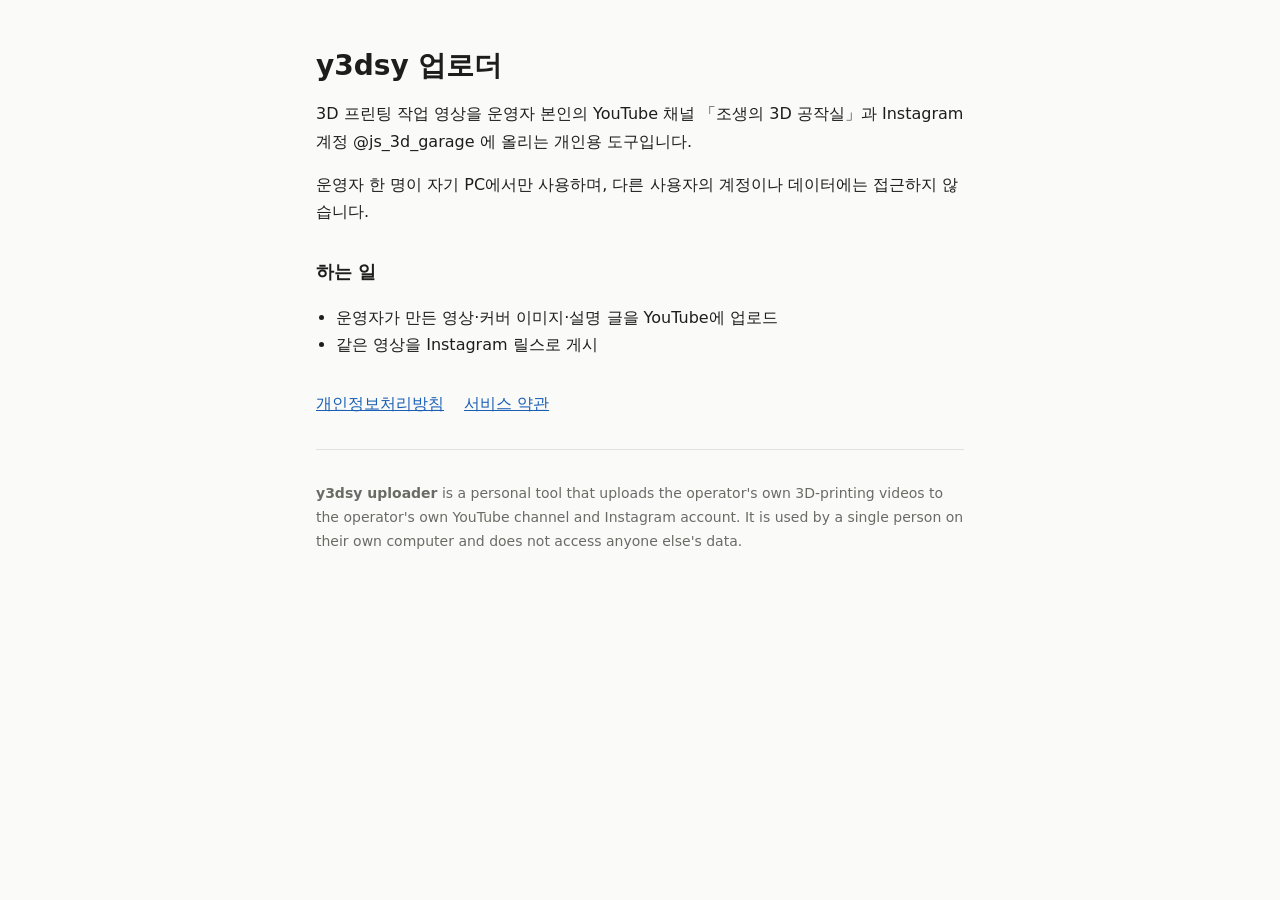
<file: index.html>
<!doctype html>
<html lang="ko">
<head>
<meta charset="utf-8">
<meta name="viewport" content="width=device-width, initial-scale=1">
<title>y3dsy 업로더</title>
<link rel="stylesheet" href="style.css">
</head>
<body>
<main>
  <h1>y3dsy 업로더</h1>
  <p>3D 프린팅 작업 영상을 운영자 본인의 YouTube 채널 「조생의 3D 공작실」과 Instagram 계정 @js_3d_garage 에 올리는 개인용 도구입니다.</p>
  <p>운영자 한 명이 자기 PC에서만 사용하며, 다른 사용자의 계정이나 데이터에는 접근하지 않습니다.</p>
  <h2>하는 일</h2>
  <ul>
    <li>운영자가 만든 영상·커버 이미지·설명 글을 YouTube에 업로드</li>
    <li>같은 영상을 Instagram 릴스로 게시</li>
  </ul>
  <nav>
    <a href="privacy.html">개인정보처리방침</a>
    <a href="terms.html">서비스 약관</a>
  </nav>
  <hr>
  <p lang="en"><strong>y3dsy uploader</strong> is a personal tool that uploads the operator's own 3D-printing videos to the operator's own YouTube channel and Instagram account. It is used by a single person on their own computer and does not access anyone else's data.</p>
</main>
</body>
</html>
</file>
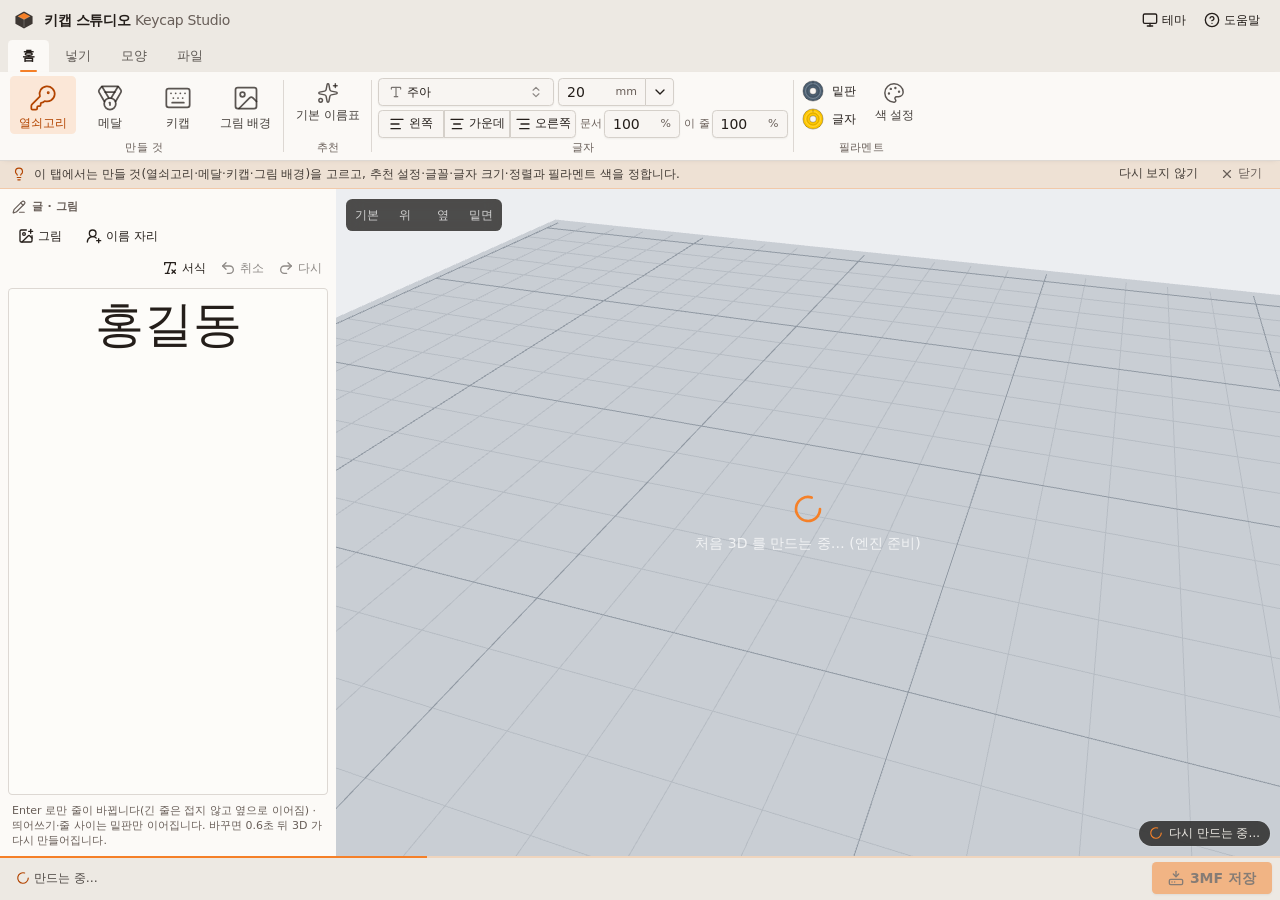
<file: keycap-studio/index.html>
<!doctype html>
<html lang="ko">
  <head>
    <meta charset="UTF-8" />
    <meta name="viewport" content="width=device-width, initial-scale=1.0, viewport-fit=cover" />
    <meta name="color-scheme" content="light dark" />
    <meta name="description" content="키캡 스튜디오(Keycap Studio) — 글자·그림 열쇠고리 / 메달 / 키캡 / 클릭커를 브라우저에서 만들어 Bambu Studio 용 3MF 로 저장하는 프로그램" />
    <title>키캡 스튜디오 · Keycap Studio</title>
    <script>
      // 첫 그리기 전에 테마 클래스를 붙여 깜빡임을 막는다 (저장값 없으면 시스템 설정)
      (function () {
        try {
          var t = localStorage.getItem('keycap-studio:theme') || localStorage.getItem('keyring-studio:theme');
          var dark = t === 'dark' || ((!t || t === 'system') && matchMedia('(prefers-color-scheme: dark)').matches);
          if (dark) document.documentElement.classList.add('dark');
        } catch (e) {}
      })();
    </script>
    <script type="module" crossorigin src="./assets/index-Bj1x5c9J.js"></script>
    <link rel="stylesheet" crossorigin href="./assets/index-CUZT-2mV.css">
  </head>
  <body>
    <div id="root"></div>
  </body>
</html>
</file>
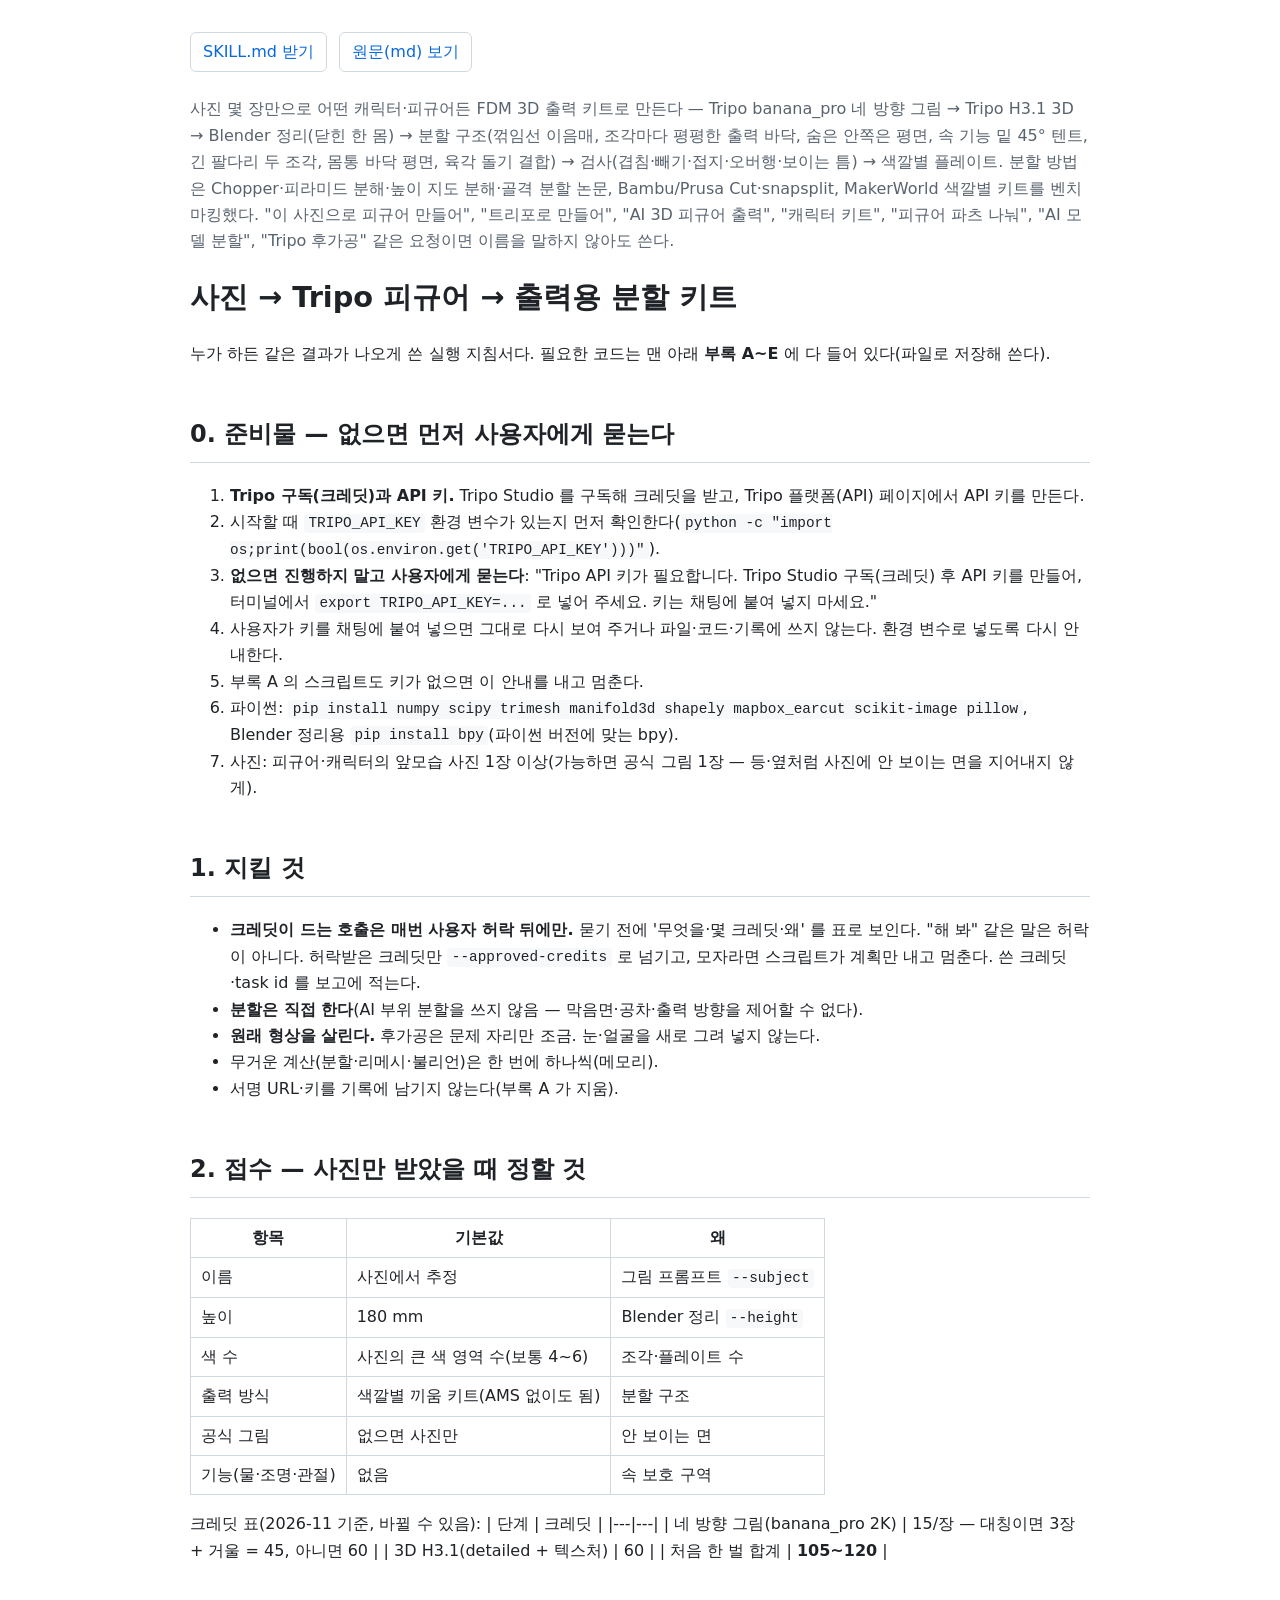
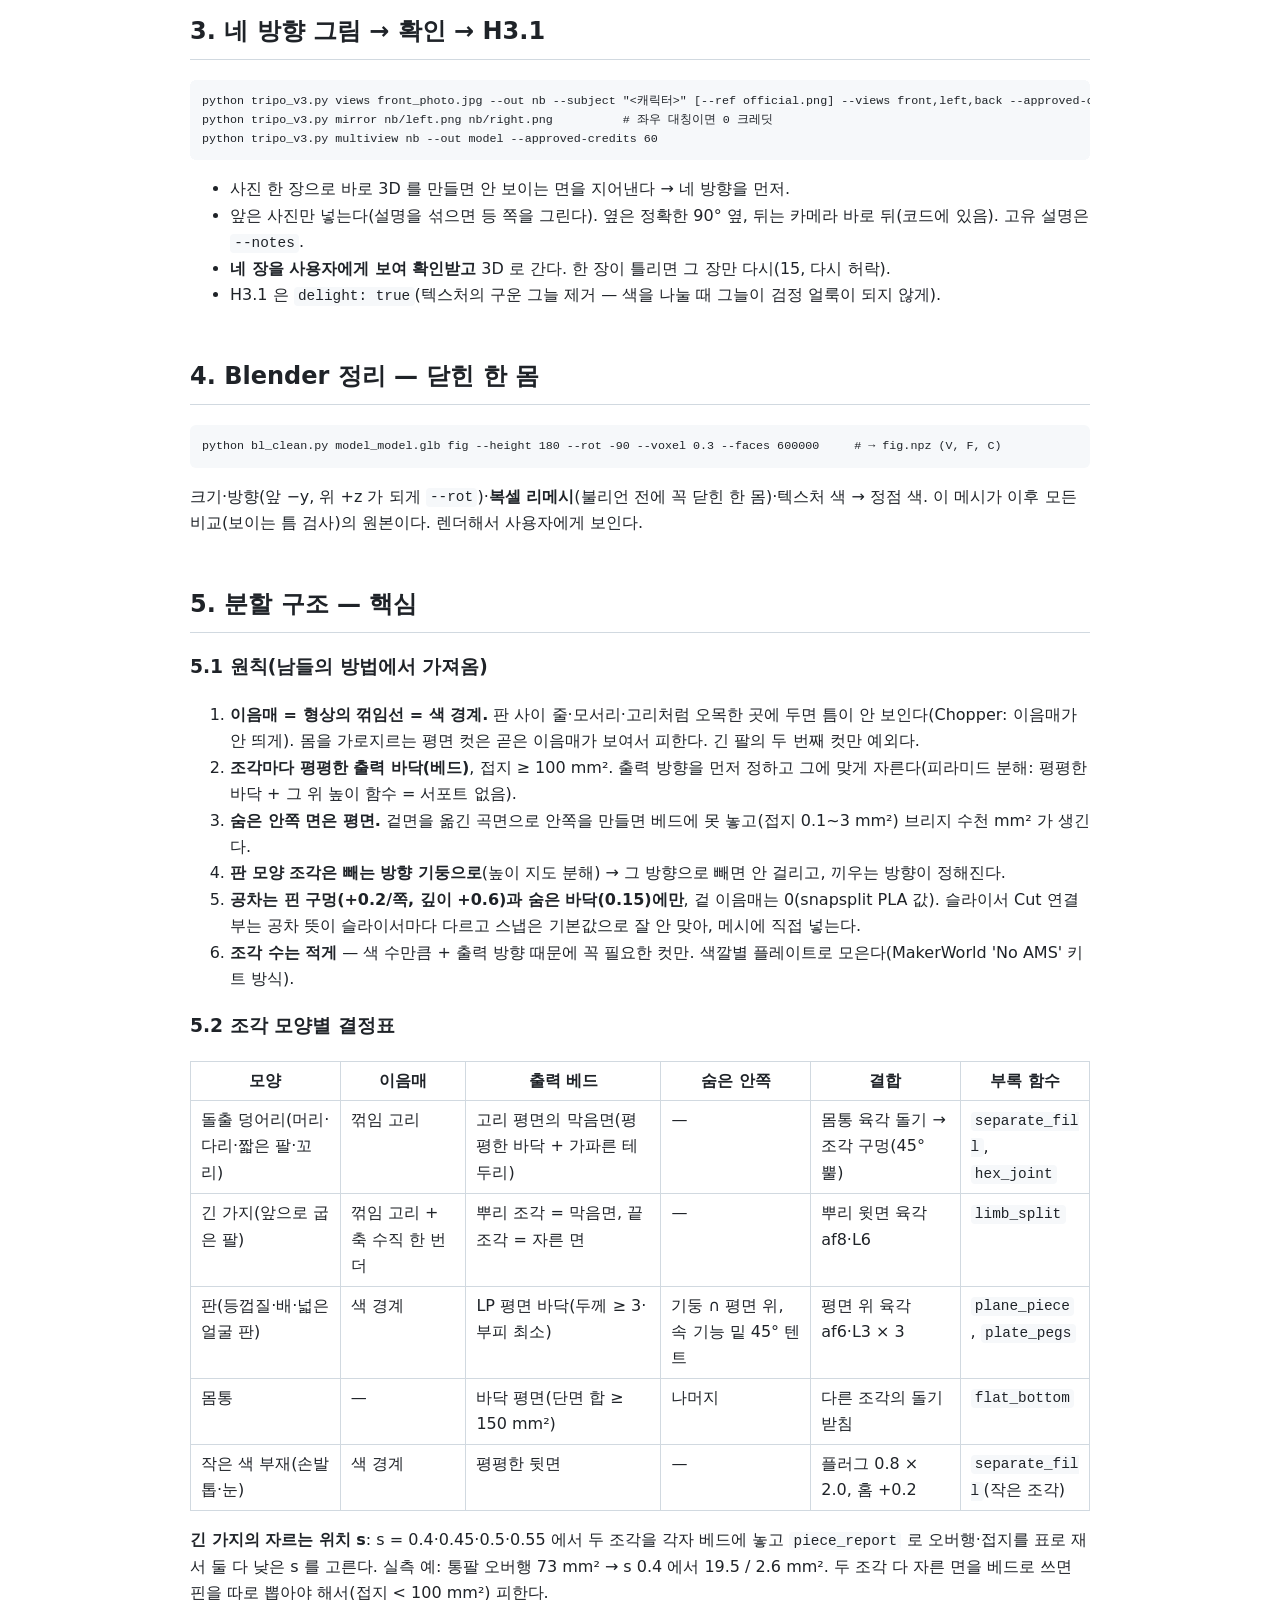
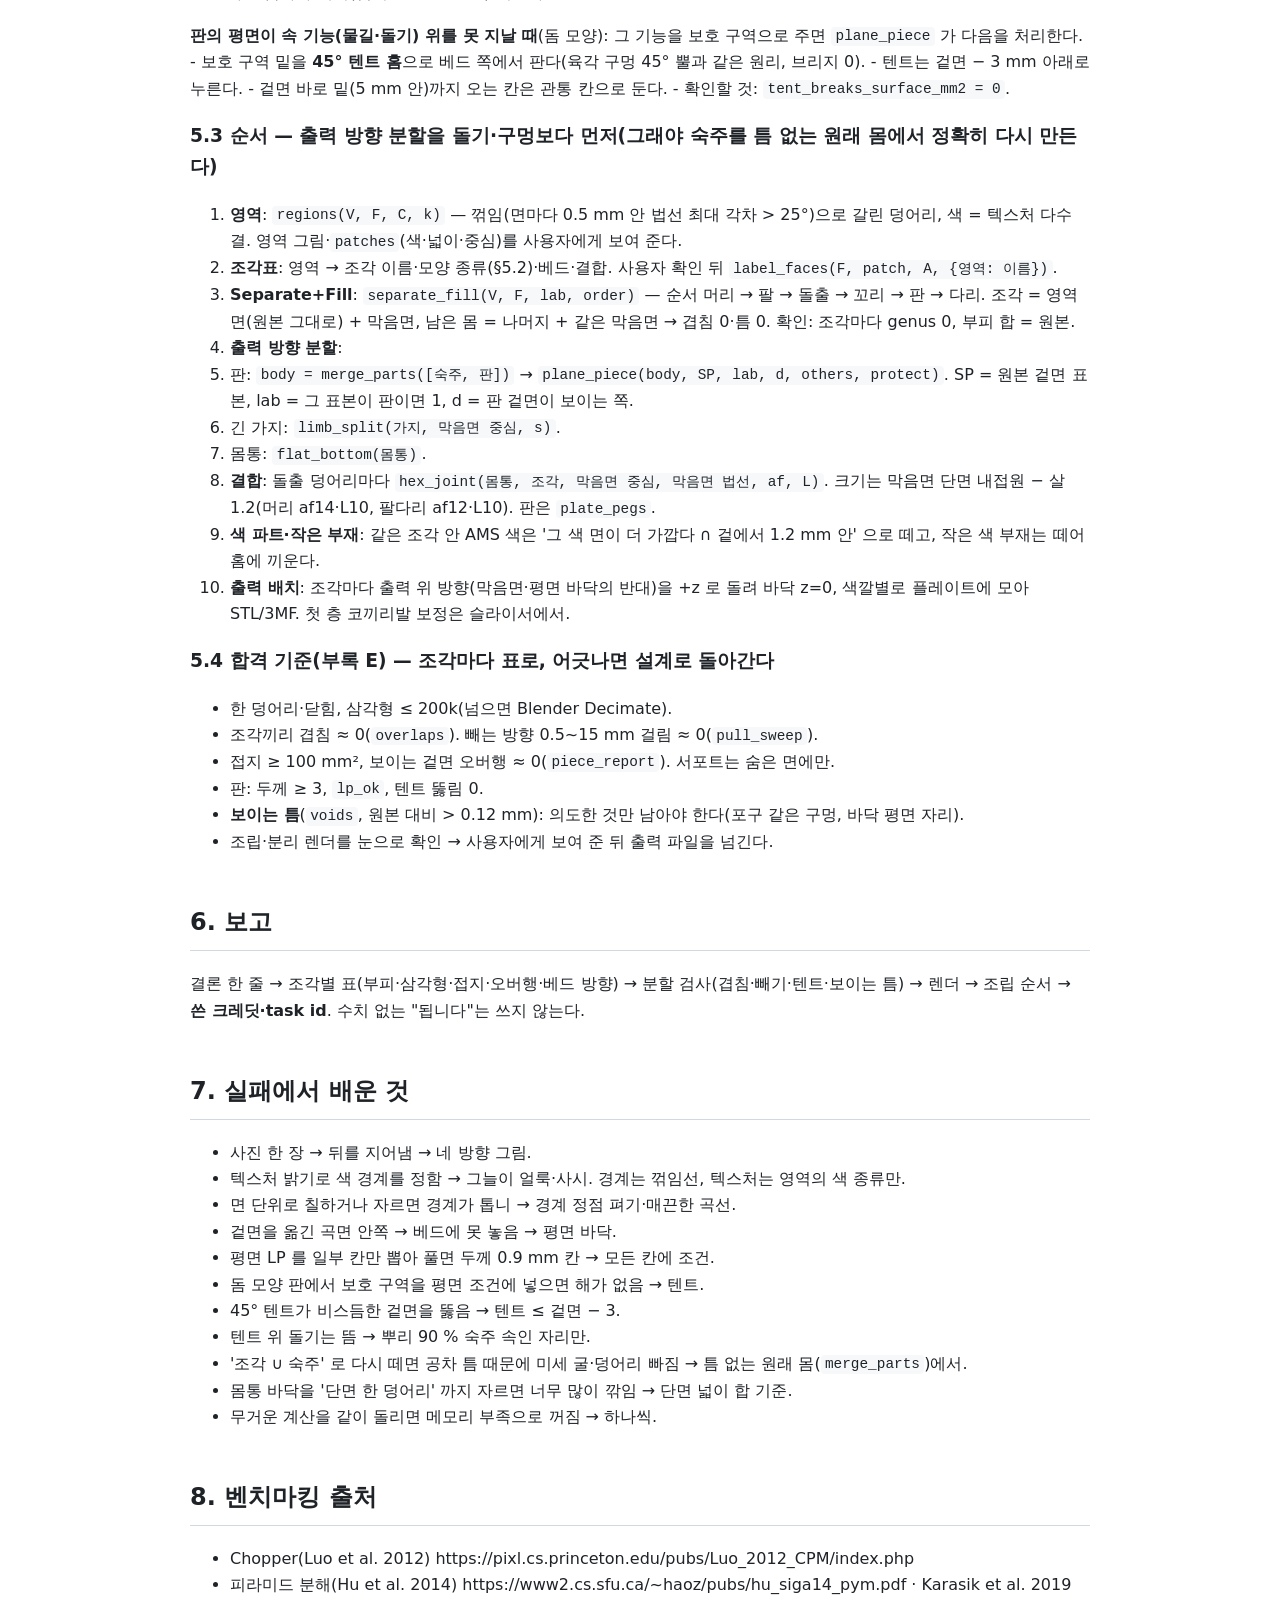
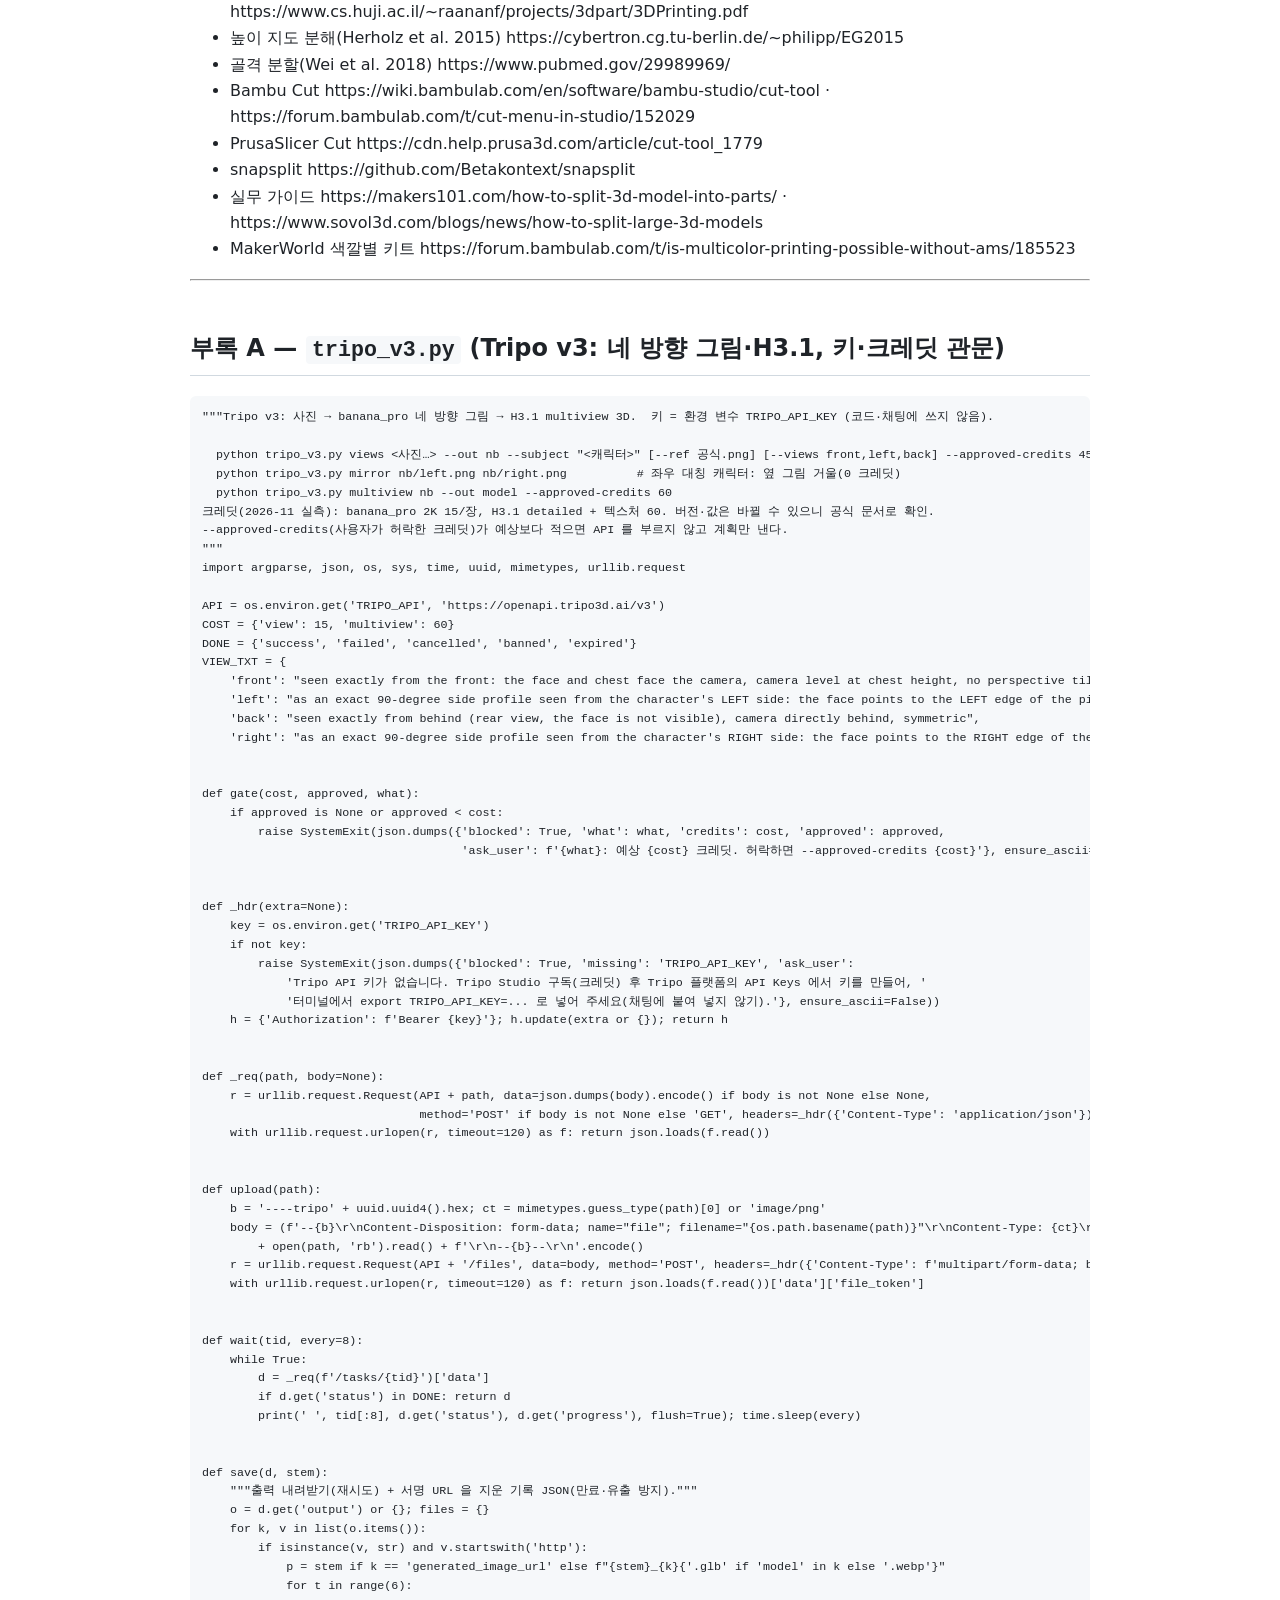
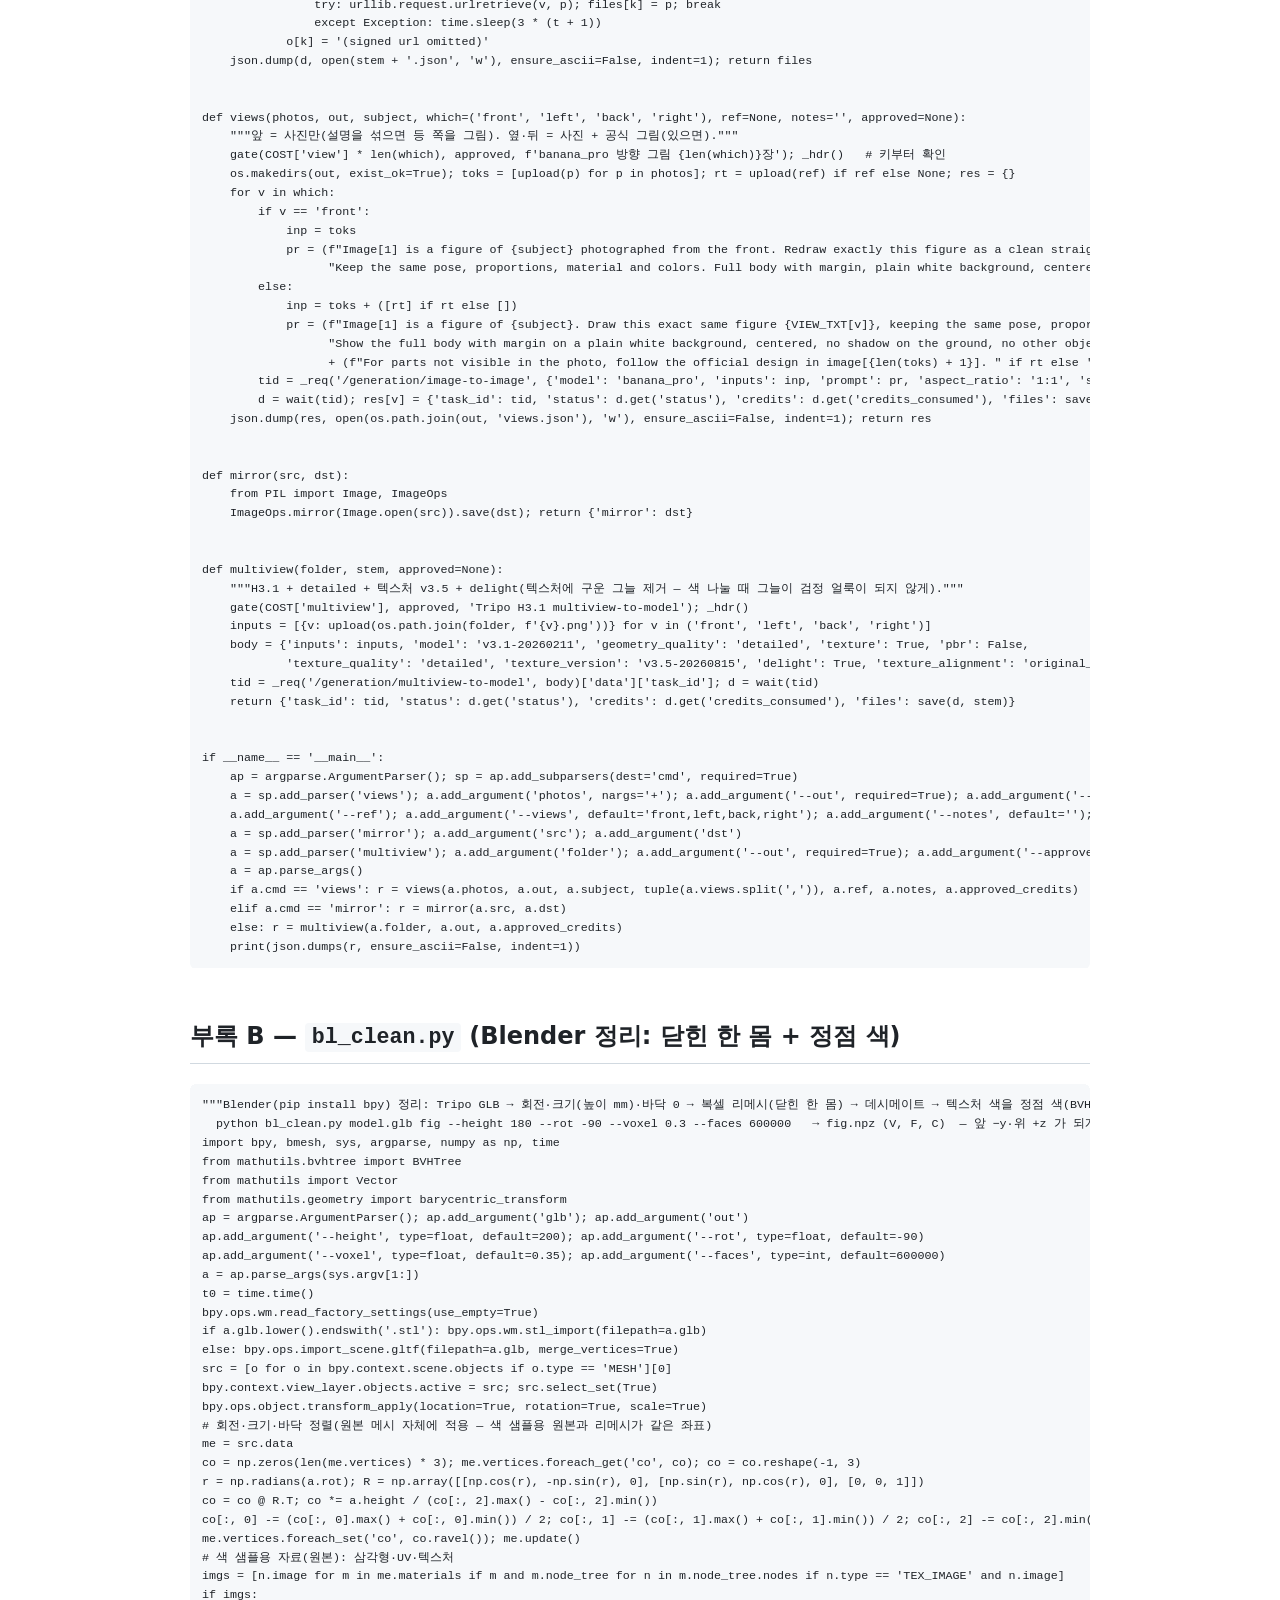
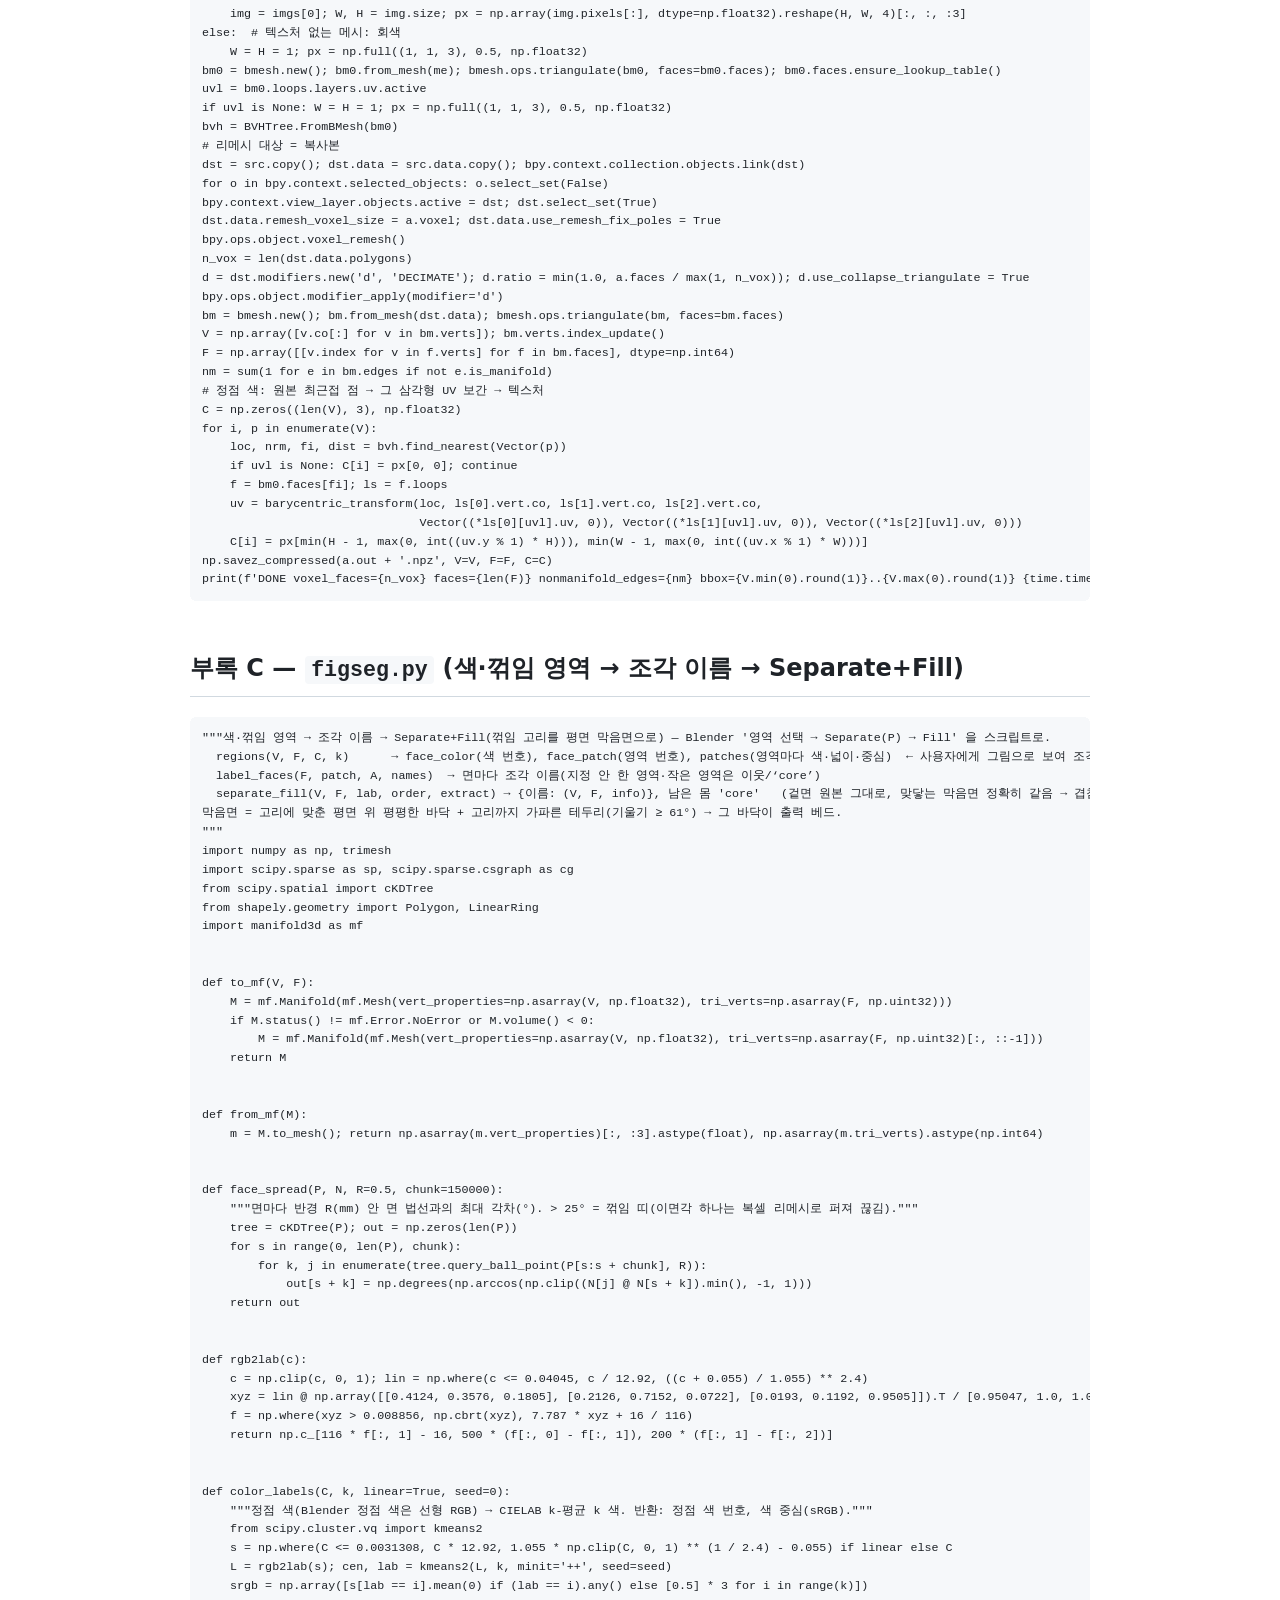
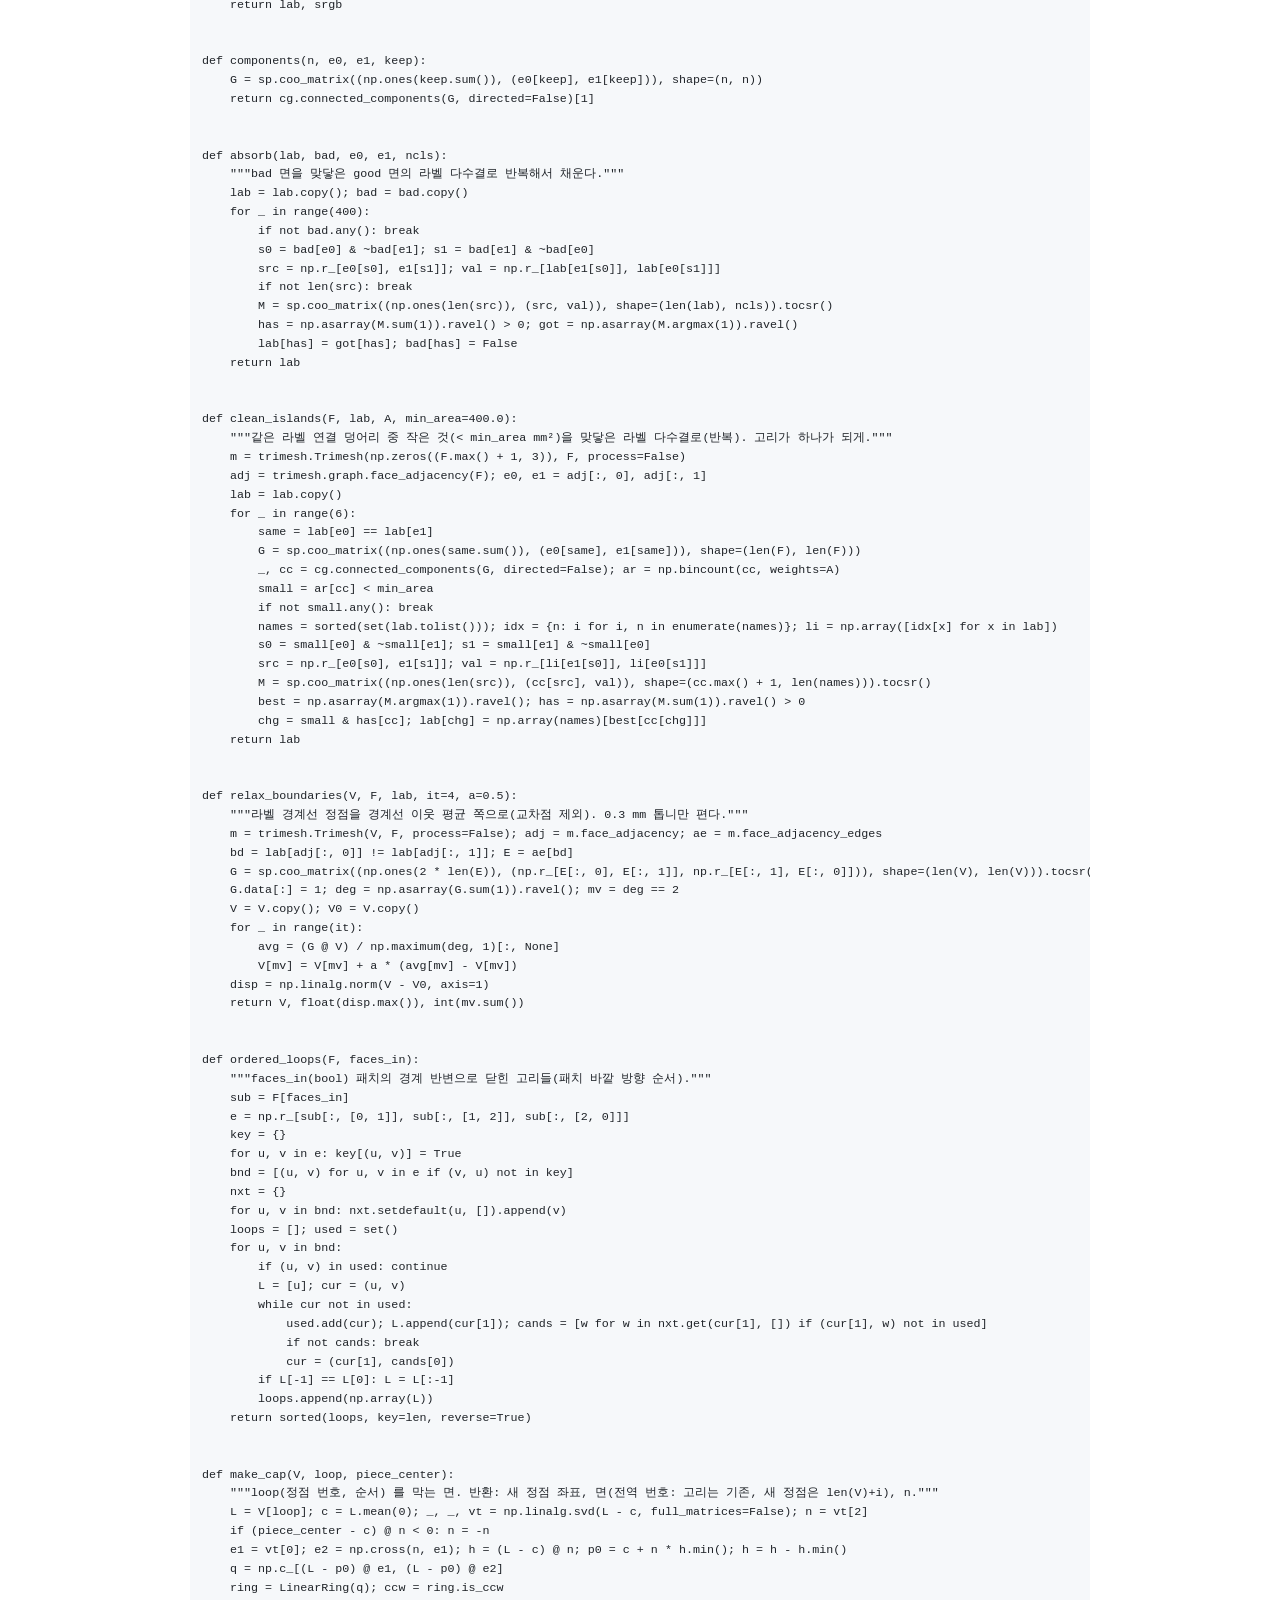
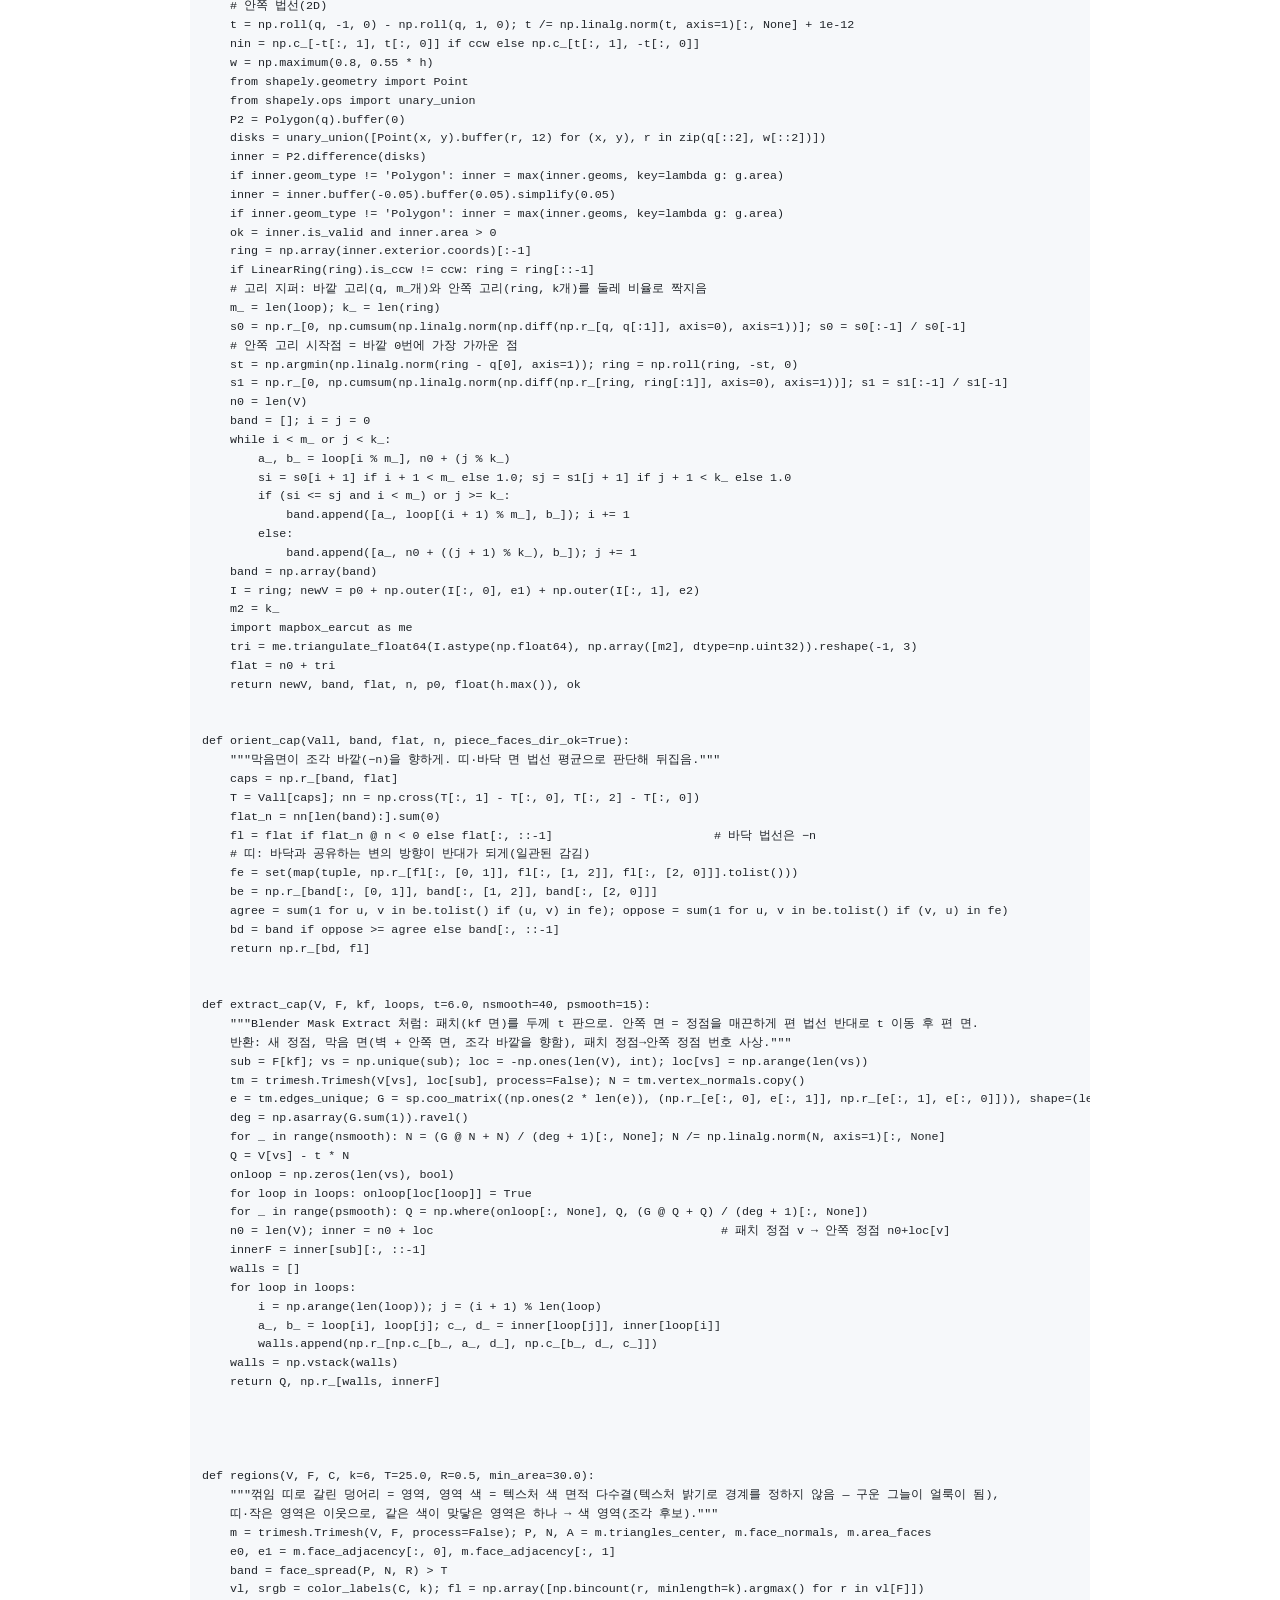
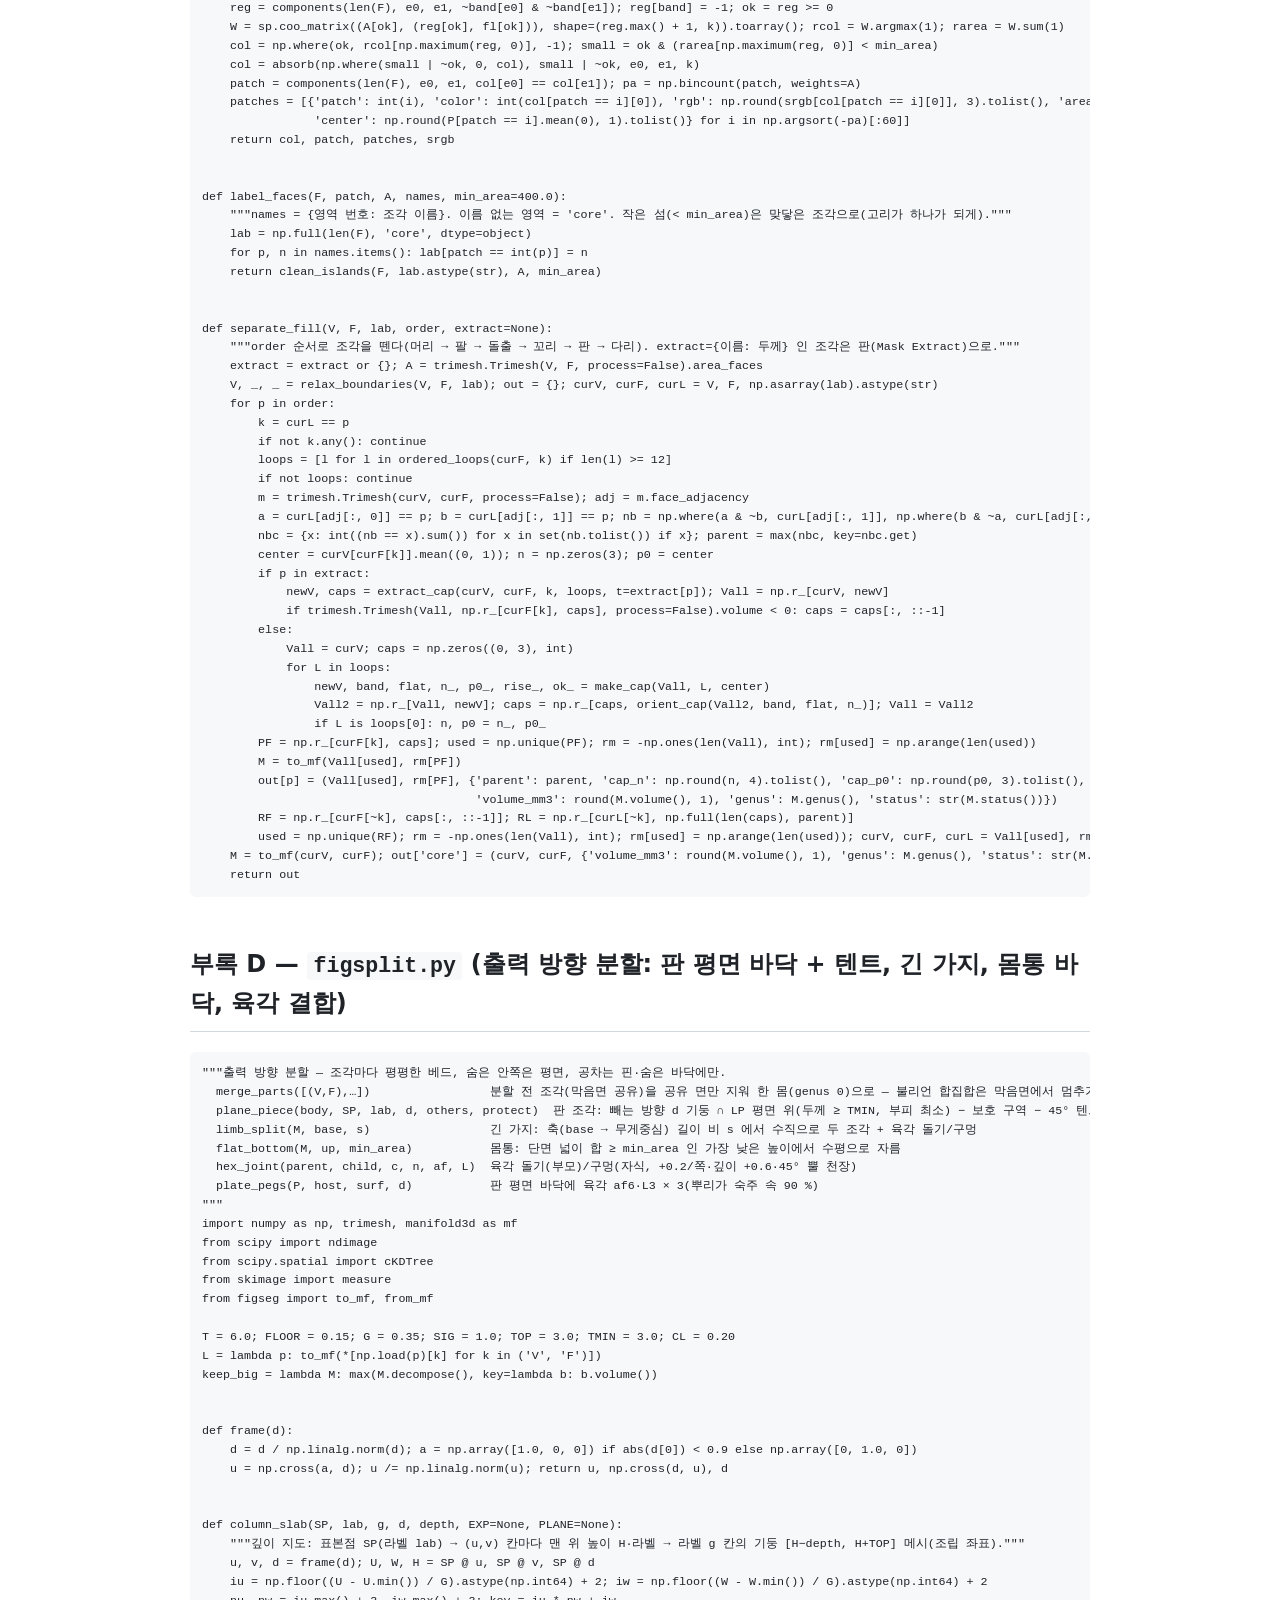
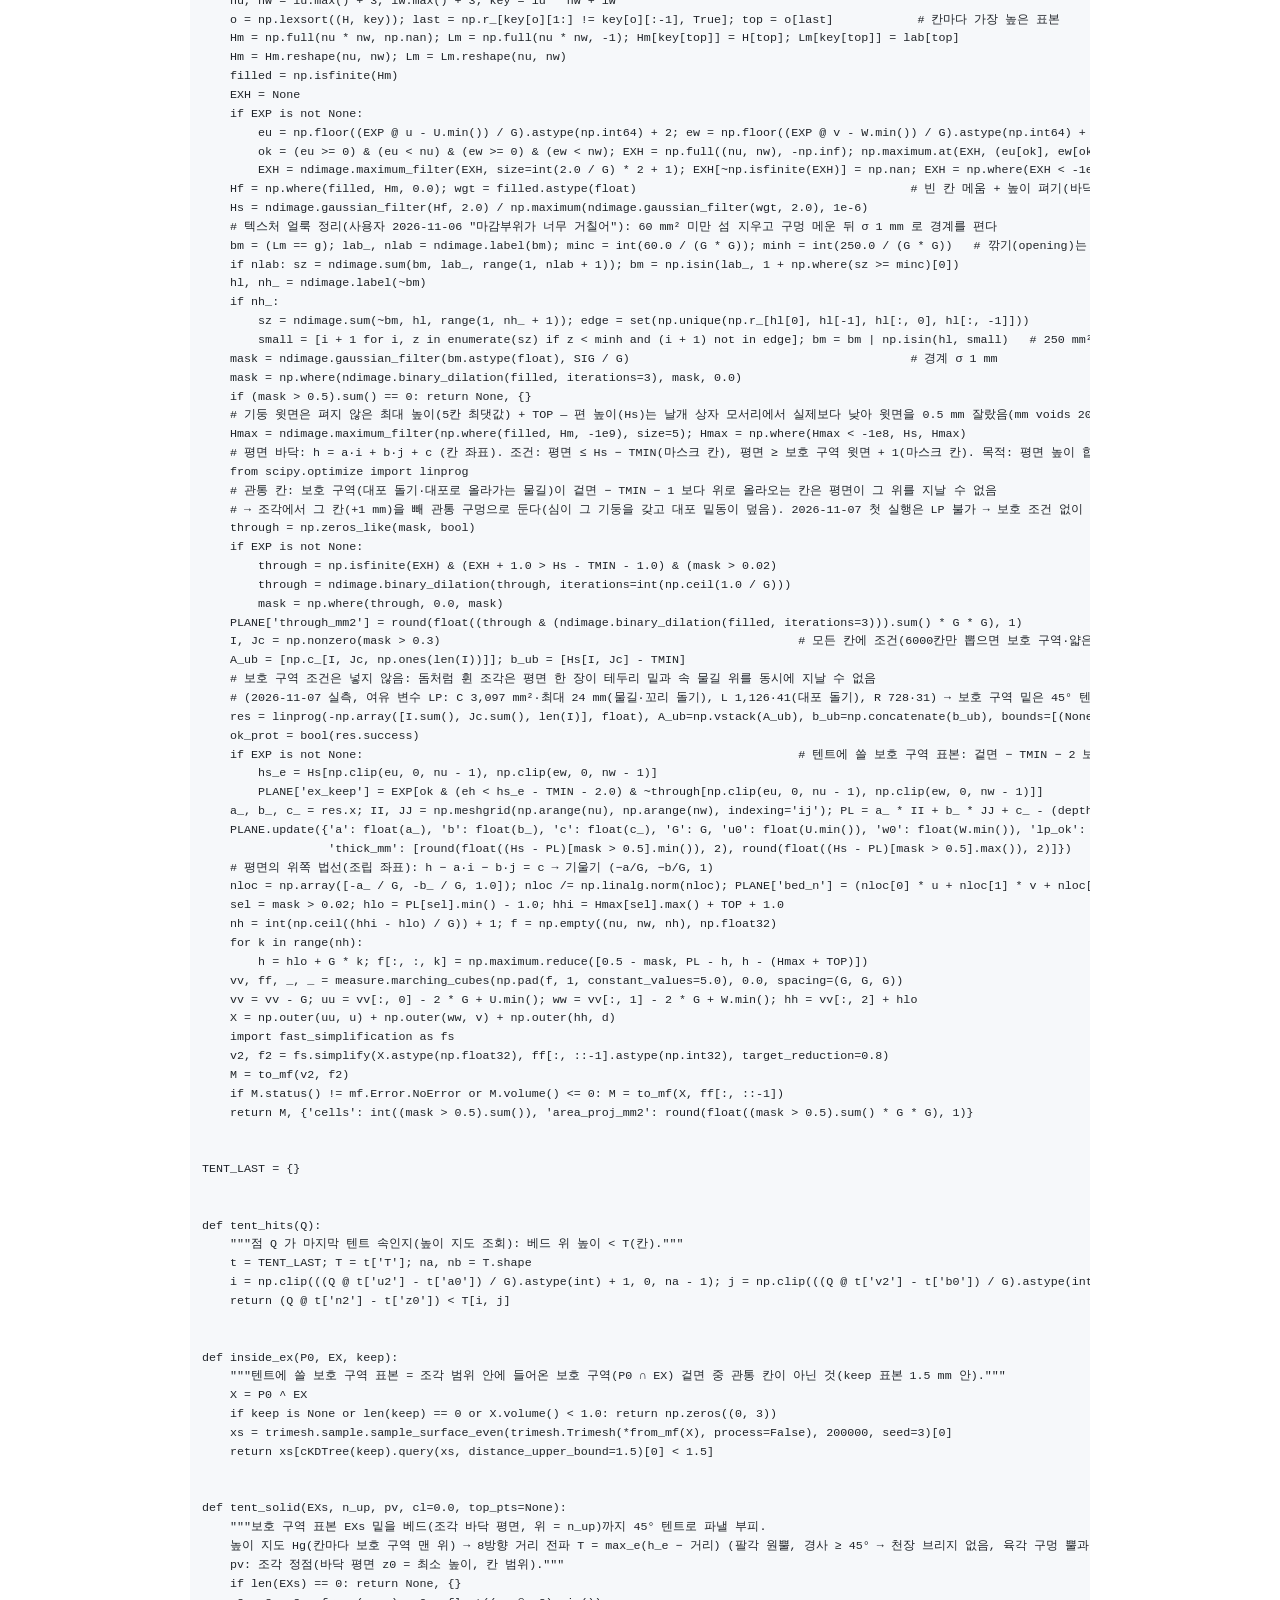
<file: tripo-figure-print/index.html>
<!doctype html>
<html lang="ko"><head><meta charset="utf-8"><meta name="viewport" content="width=device-width, initial-scale=1">
<title>Tripo 피규어 출력 분할 스킬</title>
<meta name="description" content="사진 몇 장만으로 어떤 캐릭터·피규어든 FDM 3D 출력 키트로 만든다 — Tripo banana_pro 네 방향 그림 → Tripo H3.1 3D → Blender 정리(닫힌 한 몸) → 분할 구조(꺾임선 이음매, 조각마다 평평한 출력 바닥, 숨은 안쪽은 평면, 속 기능 밑 45° 텐트, 긴 팔다리 두 조각, 몸통 바닥 평면, 육각 돌기 결합) → 검사(">
<style>
:root{--bg:#fff;--fg:#1f2328;--mut:#59636e;--line:#d1d9e0;--code:#f6f8fa;--acc:#0969da}
@media (prefers-color-scheme:dark){:root{--bg:#0d1117;--fg:#e6edf3;--mut:#9198a1;--line:#3d444d;--code:#151b23;--acc:#4493f8}}
body{margin:0;background:var(--bg);color:var(--fg);font:16px/1.65 -apple-system,"Apple SD Gothic Neo","Noto Sans KR",system-ui,sans-serif}
main{max-width:900px;margin:0 auto;padding:24px 16px 80px;overflow-wrap:anywhere}pre{max-width:100%;overflow-wrap:normal}table{max-width:100%}
a{color:var(--acc)} h1{font-size:1.8em} h2{border-bottom:1px solid var(--line);padding-bottom:.3em;margin-top:2em}
table{border-collapse:collapse;display:block;overflow-x:auto;margin:1em 0} th,td{border:1px solid var(--line);padding:6px 10px;vertical-align:top}
pre{background:var(--code);padding:12px;border-radius:6px;overflow-x:auto;font-size:13px;line-height:1.45} code{background:var(--code);padding:.1em .3em;border-radius:4px;font-size:.9em} pre code{padding:0;background:none}
.dl{display:flex;gap:12px;flex-wrap:wrap;margin:8px 0 24px} .dl a{border:1px solid var(--line);border-radius:6px;padding:6px 12px;text-decoration:none}
.desc{color:var(--mut)}
</style></head><body><main>
<div class="dl"><a href="SKILL.md" download>SKILL.md 받기</a><a href="SKILL.md">원문(md) 보기</a></div>
<p class="desc">사진 몇 장만으로 어떤 캐릭터·피규어든 FDM 3D 출력 키트로 만든다 — Tripo banana_pro 네 방향 그림 → Tripo H3.1 3D → Blender 정리(닫힌 한 몸) → 분할 구조(꺾임선 이음매, 조각마다 평평한 출력 바닥, 숨은 안쪽은 평면, 속 기능 밑 45° 텐트, 긴 팔다리 두 조각, 몸통 바닥 평면, 육각 돌기 결합) → 검사(겹침·빼기·접지·오버행·보이는 틈) → 색깔별 플레이트. 분할 방법은 Chopper·피라미드 분해·높이 지도 분해·골격 분할 논문, Bambu/Prusa Cut·snapsplit, MakerWorld 색깔별 키트를 벤치마킹했다. &quot;이 사진으로 피규어 만들어&quot;, &quot;트리포로 만들어&quot;, &quot;AI 3D 피규어 출력&quot;, &quot;캐릭터 키트&quot;, &quot;피규어 파츠 나눠&quot;, &quot;AI 모델 분할&quot;, &quot;Tripo 후가공&quot; 같은 요청이면 이름을 말하지 않아도 쓴다.</p>
<h1 id="tripo">사진 → Tripo 피규어 → 출력용 분할 키트</h1>
<p>누가 하든 같은 결과가 나오게 쓴 실행 지침서다. 필요한 코드는 맨 아래 <strong>부록 A~E</strong> 에 다 들어 있다(파일로 저장해 쓴다).</p>
<h2 id="0">0. 준비물 — 없으면 먼저 사용자에게 묻는다</h2>
<ol>
<li><strong>Tripo 구독(크레딧)과 API 키.</strong> Tripo Studio 를 구독해 크레딧을 받고, Tripo 플랫폼(API) 페이지에서 API 키를 만든다.</li>
<li>시작할 때 <code>TRIPO_API_KEY</code> 환경 변수가 있는지 먼저 확인한다(<code>python -c "import os;print(bool(os.environ.get('TRIPO_API_KEY')))"</code>).</li>
<li><strong>없으면 진행하지 말고 사용자에게 묻는다</strong>: "Tripo API 키가 필요합니다. Tripo Studio 구독(크레딧) 후 API 키를 만들어, 터미널에서 <code>export TRIPO_API_KEY=...</code> 로 넣어 주세요. 키는 채팅에 붙여 넣지 마세요."</li>
<li>사용자가 키를 채팅에 붙여 넣으면 그대로 다시 보여 주거나 파일·코드·기록에 쓰지 않는다. 환경 변수로 넣도록 다시 안내한다.</li>
<li>부록 A 의 스크립트도 키가 없으면 이 안내를 내고 멈춘다.</li>
<li>파이썬: <code>pip install numpy scipy trimesh manifold3d shapely mapbox_earcut scikit-image pillow</code>, Blender 정리용 <code>pip install bpy</code>(파이썬 버전에 맞는 bpy).</li>
<li>사진: 피규어·캐릭터의 앞모습 사진 1장 이상(가능하면 공식 그림 1장 — 등·옆처럼 사진에 안 보이는 면을 지어내지 않게).</li>
</ol>
<h2 id="1">1. 지킬 것</h2>
<ul>
<li><strong>크레딧이 드는 호출은 매번 사용자 허락 뒤에만.</strong> 묻기 전에 '무엇을·몇 크레딧·왜' 를 표로 보인다. "해 봐" 같은 말은 허락이 아니다. 허락받은 크레딧만 <code>--approved-credits</code> 로 넘기고, 모자라면 스크립트가 계획만 내고 멈춘다. 쓴 크레딧·task id 를 보고에 적는다.</li>
<li><strong>분할은 직접 한다</strong>(AI 부위 분할을 쓰지 않음 — 막음면·공차·출력 방향을 제어할 수 없다).</li>
<li><strong>원래 형상을 살린다.</strong> 후가공은 문제 자리만 조금. 눈·얼굴을 새로 그려 넣지 않는다.</li>
<li>무거운 계산(분할·리메시·불리언)은 한 번에 하나씩(메모리).</li>
<li>서명 URL·키를 기록에 남기지 않는다(부록 A 가 지움).</li>
</ul>
<h2 id="2">2. 접수 — 사진만 받았을 때 정할 것</h2>
<table>
<thead>
<tr>
<th>항목</th>
<th>기본값</th>
<th>왜</th>
</tr>
</thead>
<tbody>
<tr>
<td>이름</td>
<td>사진에서 추정</td>
<td>그림 프롬프트 <code>--subject</code></td>
</tr>
<tr>
<td>높이</td>
<td>180 mm</td>
<td>Blender 정리 <code>--height</code></td>
</tr>
<tr>
<td>색 수</td>
<td>사진의 큰 색 영역 수(보통 4~6)</td>
<td>조각·플레이트 수</td>
</tr>
<tr>
<td>출력 방식</td>
<td>색깔별 끼움 키트(AMS 없이도 됨)</td>
<td>분할 구조</td>
</tr>
<tr>
<td>공식 그림</td>
<td>없으면 사진만</td>
<td>안 보이는 면</td>
</tr>
<tr>
<td>기능(물·조명·관절)</td>
<td>없음</td>
<td>속 보호 구역</td>
</tr>
</tbody>
</table>
<p>크레딧 표(2026-11 기준, 바뀔 수 있음):
| 단계 | 크레딧 |
|---|---|
| 네 방향 그림(banana_pro 2K) | 15/장 — 대칭이면 3장 + 거울 = 45, 아니면 60 |
| 3D H3.1(detailed + 텍스처) | 60 |
| 처음 한 벌 합계 | <strong>105~120</strong> |</p>
<h2 id="3-h31">3. 네 방향 그림 → 확인 → H3.1</h2>
<pre><code>python tripo_v3.py views front_photo.jpg --out nb --subject &quot;&lt;캐릭터&gt;&quot; [--ref official.png] --views front,left,back --approved-credits 45
python tripo_v3.py mirror nb/left.png nb/right.png          # 좌우 대칭이면 0 크레딧
python tripo_v3.py multiview nb --out model --approved-credits 60
</code></pre>
<ul>
<li>사진 한 장으로 바로 3D 를 만들면 안 보이는 면을 지어낸다 → 네 방향을 먼저.</li>
<li>앞은 사진만 넣는다(설명을 섞으면 등 쪽을 그린다). 옆은 정확한 90° 옆, 뒤는 카메라 바로 뒤(코드에 있음). 고유 설명은 <code>--notes</code>.</li>
<li><strong>네 장을 사용자에게 보여 확인받고</strong> 3D 로 간다. 한 장이 틀리면 그 장만 다시(15, 다시 허락).</li>
<li>H3.1 은 <code>delight: true</code>(텍스처의 구운 그늘 제거 — 색을 나눌 때 그늘이 검정 얼룩이 되지 않게).</li>
</ul>
<h2 id="4-blender">4. Blender 정리 — 닫힌 한 몸</h2>
<pre><code>python bl_clean.py model_model.glb fig --height 180 --rot -90 --voxel 0.3 --faces 600000     # → fig.npz (V, F, C)
</code></pre>
<p>크기·방향(앞 −y, 위 +z 가 되게 <code>--rot</code>)·<strong>복셀 리메시</strong>(불리언 전에 꼭 닫힌 한 몸)·텍스처 색 → 정점 색. 이 메시가 이후 모든 비교(보이는 틈 검사)의 원본이다. 렌더해서 사용자에게 보인다.</p>
<h2 id="5">5. 분할 구조 — 핵심</h2>
<h3 id="51">5.1 원칙(남들의 방법에서 가져옴)</h3>
<ol>
<li><strong>이음매 = 형상의 꺾임선 = 색 경계.</strong> 판 사이 줄·모서리·고리처럼 오목한 곳에 두면 틈이 안 보인다(Chopper: 이음매가 안 띄게). 몸을 가로지르는 평면 컷은 곧은 이음매가 보여서 피한다. 긴 팔의 두 번째 컷만 예외다.</li>
<li><strong>조각마다 평평한 출력 바닥(베드)</strong>, 접지 ≥ 100 mm². 출력 방향을 먼저 정하고 그에 맞게 자른다(피라미드 분해: 평평한 바닥 + 그 위 높이 함수 = 서포트 없음).</li>
<li><strong>숨은 안쪽 면은 평면.</strong> 겉면을 옮긴 곡면으로 안쪽을 만들면 베드에 못 놓고(접지 0.1~3 mm²) 브리지 수천 mm² 가 생긴다.</li>
<li><strong>판 모양 조각은 빼는 방향 기둥으로</strong>(높이 지도 분해) → 그 방향으로 빼면 안 걸리고, 끼우는 방향이 정해진다.</li>
<li><strong>공차는 핀 구멍(+0.2/쪽, 깊이 +0.6)과 숨은 바닥(0.15)에만</strong>, 겉 이음매는 0(snapsplit PLA 값). 슬라이서 Cut 연결부는 공차 뜻이 슬라이서마다 다르고 스냅은 기본값으로 잘 안 맞아, 메시에 직접 넣는다.</li>
<li><strong>조각 수는 적게</strong> — 색 수만큼 + 출력 방향 때문에 꼭 필요한 컷만. 색깔별 플레이트로 모은다(MakerWorld 'No AMS' 키트 방식).</li>
</ol>
<h3 id="52">5.2 조각 모양별 결정표</h3>
<table>
<thead>
<tr>
<th>모양</th>
<th>이음매</th>
<th>출력 베드</th>
<th>숨은 안쪽</th>
<th>결합</th>
<th>부록 함수</th>
</tr>
</thead>
<tbody>
<tr>
<td>돌출 덩어리(머리·다리·짧은 팔·꼬리)</td>
<td>꺾임 고리</td>
<td>고리 평면의 막음면(평평한 바닥 + 가파른 테두리)</td>
<td>—</td>
<td>몸통 육각 돌기 → 조각 구멍(45° 뿔)</td>
<td><code>separate_fill</code>, <code>hex_joint</code></td>
</tr>
<tr>
<td>긴 가지(앞으로 굽은 팔)</td>
<td>꺾임 고리 + 축 수직 한 번 더</td>
<td>뿌리 조각 = 막음면, 끝 조각 = 자른 면</td>
<td>—</td>
<td>뿌리 윗면 육각 af8·L6</td>
<td><code>limb_split</code></td>
</tr>
<tr>
<td>판(등껍질·배·넓은 얼굴 판)</td>
<td>색 경계</td>
<td>LP 평면 바닥(두께 ≥ 3·부피 최소)</td>
<td>기둥 ∩ 평면 위, 속 기능 밑 45° 텐트</td>
<td>평면 위 육각 af6·L3 × 3</td>
<td><code>plane_piece</code>, <code>plate_pegs</code></td>
</tr>
<tr>
<td>몸통</td>
<td>—</td>
<td>바닥 평면(단면 합 ≥ 150 mm²)</td>
<td>나머지</td>
<td>다른 조각의 돌기 받침</td>
<td><code>flat_bottom</code></td>
</tr>
<tr>
<td>작은 색 부재(손발톱·눈)</td>
<td>색 경계</td>
<td>평평한 뒷면</td>
<td>—</td>
<td>플러그 0.8 × 2.0, 홈 +0.2</td>
<td><code>separate_fill</code>(작은 조각)</td>
</tr>
</tbody>
</table>
<p><strong>긴 가지의 자르는 위치 s</strong>: s = 0.4·0.45·0.5·0.55 에서 두 조각을 각자 베드에 놓고 <code>piece_report</code> 로 오버행·접지를 표로 재서 둘 다 낮은 s 를 고른다. 실측 예: 통팔 오버행 73 mm² → s 0.4 에서 19.5 / 2.6 mm². 두 조각 다 자른 면을 베드로 쓰면 핀을 따로 뽑아야 해서(접지 &lt; 100 mm²) 피한다.</p>
<p><strong>판의 평면이 속 기능(물길·돌기) 위를 못 지날 때</strong>(돔 모양): 그 기능을 보호 구역으로 주면 <code>plane_piece</code> 가 다음을 처리한다.
- 보호 구역 밑을 <strong>45° 텐트 홈</strong>으로 베드 쪽에서 판다(육각 구멍 45° 뿔과 같은 원리, 브리지 0).
- 텐트는 겉면 − 3 mm 아래로 누른다.
- 겉면 바로 밑(5 mm 안)까지 오는 칸은 관통 칸으로 둔다.
- 확인할 것: <code>tent_breaks_surface_mm2 = 0</code>.</p>
<h3 id="53">5.3 순서 — 출력 방향 분할을 돌기·구멍보다 먼저(그래야 숙주를 틈 없는 원래 몸에서 정확히 다시 만든다)</h3>
<ol>
<li><strong>영역</strong>: <code>regions(V, F, C, k)</code> — 꺾임(면마다 0.5 mm 안 법선 최대 각차 &gt; 25°)으로 갈린 덩어리, 색 = 텍스처 다수결. 영역 그림·<code>patches</code>(색·넓이·중심)를 사용자에게 보여 준다.</li>
<li><strong>조각표</strong>: 영역 → 조각 이름·모양 종류(§5.2)·베드·결합. 사용자 확인 뒤 <code>label_faces(F, patch, A, {영역: 이름})</code>.</li>
<li><strong>Separate+Fill</strong>: <code>separate_fill(V, F, lab, order)</code> — 순서 머리 → 팔 → 돌출 → 꼬리 → 판 → 다리. 조각 = 영역 면(원본 그대로) + 막음면, 남은 몸 = 나머지 + 같은 막음면 → 겹침 0·틈 0. 확인: 조각마다 genus 0, 부피 합 = 원본.</li>
<li><strong>출력 방향 분할</strong>:</li>
<li>판: <code>body = merge_parts([숙주, 판])</code> → <code>plane_piece(body, SP, lab, d, others, protect)</code>. SP = 원본 겉면 표본, lab = 그 표본이 판이면 1, d = 판 겉면이 보이는 쪽.</li>
<li>긴 가지: <code>limb_split(가지, 막음면 중심, s)</code>.</li>
<li>몸통: <code>flat_bottom(몸통)</code>.</li>
<li><strong>결합</strong>: 돌출 덩어리마다 <code>hex_joint(몸통, 조각, 막음면 중심, 막음면 법선, af, L)</code>. 크기는 막음면 단면 내접원 − 살 1.2(머리 af14·L10, 팔다리 af12·L10). 판은 <code>plate_pegs</code>.</li>
<li><strong>색 파트·작은 부재</strong>: 같은 조각 안 AMS 색은 '그 색 면이 더 가깝다 ∩ 겉에서 1.2 mm 안' 으로 떼고, 작은 색 부재는 떼어 홈에 끼운다.</li>
<li><strong>출력 배치</strong>: 조각마다 출력 위 방향(막음면·평면 바닥의 반대)을 +z 로 돌려 바닥 z=0, 색깔별로 플레이트에 모아 STL/3MF. 첫 층 코끼리발 보정은 슬라이서에서.</li>
</ol>
<h3 id="54-e">5.4 합격 기준(부록 E) — 조각마다 표로, 어긋나면 설계로 돌아간다</h3>
<ul>
<li>한 덩어리·닫힘, 삼각형 ≤ 200k(넘으면 Blender Decimate).</li>
<li>조각끼리 겹침 ≈ 0(<code>overlaps</code>). 빼는 방향 0.5~15 mm 걸림 ≈ 0(<code>pull_sweep</code>).</li>
<li>접지 ≥ 100 mm², 보이는 겉면 오버행 ≈ 0(<code>piece_report</code>). 서포트는 숨은 면에만.</li>
<li>판: 두께 ≥ 3, <code>lp_ok</code>, 텐트 뚫림 0.</li>
<li><strong>보이는 틈</strong>(<code>voids</code>, 원본 대비 &gt; 0.12 mm): 의도한 것만 남아야 한다(포구 같은 구멍, 바닥 평면 자리).</li>
<li>조립·분리 렌더를 눈으로 확인 → 사용자에게 보여 준 뒤 출력 파일을 넘긴다.</li>
</ul>
<h2 id="6">6. 보고</h2>
<p>결론 한 줄 → 조각별 표(부피·삼각형·접지·오버행·베드 방향) → 분할 검사(겹침·빼기·텐트·보이는 틈) → 렌더 → 조립 순서 → <strong>쓴 크레딧·task id</strong>. 수치 없는 "됩니다"는 쓰지 않는다.</p>
<h2 id="7">7. 실패에서 배운 것</h2>
<ul>
<li>사진 한 장 → 뒤를 지어냄 → 네 방향 그림.</li>
<li>텍스처 밝기로 색 경계를 정함 → 그늘이 얼룩·사시. 경계는 꺾임선, 텍스처는 영역의 색 종류만.</li>
<li>면 단위로 칠하거나 자르면 경계가 톱니 → 경계 정점 펴기·매끈한 곡선.</li>
<li>겉면을 옮긴 곡면 안쪽 → 베드에 못 놓음 → 평면 바닥.</li>
<li>평면 LP 를 일부 칸만 뽑아 풀면 두께 0.9 mm 칸 → 모든 칸에 조건.</li>
<li>돔 모양 판에서 보호 구역을 평면 조건에 넣으면 해가 없음 → 텐트.</li>
<li>45° 텐트가 비스듬한 겉면을 뚫음 → 텐트 ≤ 겉면 − 3.</li>
<li>텐트 위 돌기는 뜸 → 뿌리 90 % 숙주 속인 자리만.</li>
<li>'조각 ∪ 숙주' 로 다시 떼면 공차 틈 때문에 미세 굴·덩어리 빠짐 → 틈 없는 원래 몸(<code>merge_parts</code>)에서.</li>
<li>몸통 바닥을 '단면 한 덩어리' 까지 자르면 너무 많이 깎임 → 단면 넓이 합 기준.</li>
<li>무거운 계산을 같이 돌리면 메모리 부족으로 꺼짐 → 하나씩.</li>
</ul>
<h2 id="8">8. 벤치마킹 출처</h2>
<ul>
<li>Chopper(Luo et al. 2012) https://pixl.cs.princeton.edu/pubs/Luo_2012_CPM/index.php</li>
<li>피라미드 분해(Hu et al. 2014) https://www2.cs.sfu.ca/~haoz/pubs/hu_siga14_pym.pdf · Karasik et al. 2019 https://www.cs.huji.ac.il/~raananf/projects/3dpart/3DPrinting.pdf</li>
<li>높이 지도 분해(Herholz et al. 2015) https://cybertron.cg.tu-berlin.de/~philipp/EG2015</li>
<li>골격 분할(Wei et al. 2018) https://www.pubmed.gov/29989969/</li>
<li>Bambu Cut https://wiki.bambulab.com/en/software/bambu-studio/cut-tool · https://forum.bambulab.com/t/cut-menu-in-studio/152029</li>
<li>PrusaSlicer Cut https://cdn.help.prusa3d.com/article/cut-tool_1779</li>
<li>snapsplit https://github.com/Betakontext/snapsplit</li>
<li>실무 가이드 https://makers101.com/how-to-split-3d-model-into-parts/ · https://www.sovol3d.com/blogs/news/how-to-split-large-3d-models</li>
<li>MakerWorld 색깔별 키트 https://forum.bambulab.com/t/is-multicolor-printing-possible-without-ams/185523</li>
</ul>
<hr />
<h2 id="a-tripo_v3py-tripo-v3-h31">부록 A — <code>tripo_v3.py</code> (Tripo v3: 네 방향 그림·H3.1, 키·크레딧 관문)</h2>
<pre><code class="language-python">&quot;&quot;&quot;Tripo v3: 사진 → banana_pro 네 방향 그림 → H3.1 multiview 3D.  키 = 환경 변수 TRIPO_API_KEY (코드·채팅에 쓰지 않음).

  python tripo_v3.py views &lt;사진…&gt; --out nb --subject &quot;&lt;캐릭터&gt;&quot; [--ref 공식.png] [--views front,left,back] --approved-credits 45
  python tripo_v3.py mirror nb/left.png nb/right.png          # 좌우 대칭 캐릭터: 옆 그림 거울(0 크레딧)
  python tripo_v3.py multiview nb --out model --approved-credits 60
크레딧(2026-11 실측): banana_pro 2K 15/장, H3.1 detailed + 텍스처 60. 버전·값은 바뀔 수 있으니 공식 문서로 확인.
--approved-credits(사용자가 허락한 크레딧)가 예상보다 적으면 API 를 부르지 않고 계획만 낸다.
&quot;&quot;&quot;
import argparse, json, os, sys, time, uuid, mimetypes, urllib.request

API = os.environ.get('TRIPO_API', 'https://openapi.tripo3d.ai/v3')
COST = {'view': 15, 'multiview': 60}
DONE = {'success', 'failed', 'cancelled', 'banned', 'expired'}
VIEW_TXT = {
    'front': &quot;seen exactly from the front: the face and chest face the camera, camera level at chest height, no perspective tilt&quot;,
    'left': &quot;as an exact 90-degree side profile seen from the character's LEFT side: the face points to the LEFT edge of the picture, camera level and perpendicular to the body, not from behind&quot;,
    'back': &quot;seen exactly from behind (rear view, the face is not visible), camera directly behind, symmetric&quot;,
    'right': &quot;as an exact 90-degree side profile seen from the character's RIGHT side: the face points to the RIGHT edge of the picture, camera level and perpendicular to the body, not from behind&quot;}


def gate(cost, approved, what):
    if approved is None or approved &lt; cost:
        raise SystemExit(json.dumps({'blocked': True, 'what': what, 'credits': cost, 'approved': approved,
                                     'ask_user': f'{what}: 예상 {cost} 크레딧. 허락하면 --approved-credits {cost}'}, ensure_ascii=False))


def _hdr(extra=None):
    key = os.environ.get('TRIPO_API_KEY')
    if not key:
        raise SystemExit(json.dumps({'blocked': True, 'missing': 'TRIPO_API_KEY', 'ask_user':
            'Tripo API 키가 없습니다. Tripo Studio 구독(크레딧) 후 Tripo 플랫폼의 API Keys 에서 키를 만들어, '
            '터미널에서 export TRIPO_API_KEY=... 로 넣어 주세요(채팅에 붙여 넣지 않기).'}, ensure_ascii=False))
    h = {'Authorization': f'Bearer {key}'}; h.update(extra or {}); return h


def _req(path, body=None):
    r = urllib.request.Request(API + path, data=json.dumps(body).encode() if body is not None else None,
                               method='POST' if body is not None else 'GET', headers=_hdr({'Content-Type': 'application/json'}))
    with urllib.request.urlopen(r, timeout=120) as f: return json.loads(f.read())


def upload(path):
    b = '----tripo' + uuid.uuid4().hex; ct = mimetypes.guess_type(path)[0] or 'image/png'
    body = (f'--{b}\r\nContent-Disposition: form-data; name=&quot;file&quot;; filename=&quot;{os.path.basename(path)}&quot;\r\nContent-Type: {ct}\r\n\r\n').encode() \
        + open(path, 'rb').read() + f'\r\n--{b}--\r\n'.encode()
    r = urllib.request.Request(API + '/files', data=body, method='POST', headers=_hdr({'Content-Type': f'multipart/form-data; boundary={b}'}))
    with urllib.request.urlopen(r, timeout=120) as f: return json.loads(f.read())['data']['file_token']


def wait(tid, every=8):
    while True:
        d = _req(f'/tasks/{tid}')['data']
        if d.get('status') in DONE: return d
        print(' ', tid[:8], d.get('status'), d.get('progress'), flush=True); time.sleep(every)


def save(d, stem):
    &quot;&quot;&quot;출력 내려받기(재시도) + 서명 URL 을 지운 기록 JSON(만료·유출 방지).&quot;&quot;&quot;
    o = d.get('output') or {}; files = {}
    for k, v in list(o.items()):
        if isinstance(v, str) and v.startswith('http'):
            p = stem if k == 'generated_image_url' else f&quot;{stem}_{k}{'.glb' if 'model' in k else '.webp'}&quot;
            for t in range(6):
                try: urllib.request.urlretrieve(v, p); files[k] = p; break
                except Exception: time.sleep(3 * (t + 1))
            o[k] = '(signed url omitted)'
    json.dump(d, open(stem + '.json', 'w'), ensure_ascii=False, indent=1); return files


def views(photos, out, subject, which=('front', 'left', 'back', 'right'), ref=None, notes='', approved=None):
    &quot;&quot;&quot;앞 = 사진만(설명을 섞으면 등 쪽을 그림). 옆·뒤 = 사진 + 공식 그림(있으면).&quot;&quot;&quot;
    gate(COST['view'] * len(which), approved, f'banana_pro 방향 그림 {len(which)}장'); _hdr()   # 키부터 확인
    os.makedirs(out, exist_ok=True); toks = [upload(p) for p in photos]; rt = upload(ref) if ref else None; res = {}
    for v in which:
        if v == 'front':
            inp = toks
            pr = (f&quot;Image[1] is a figure of {subject} photographed from the front. Redraw exactly this figure as a clean straight-on FRONT view: {VIEW_TXT[v]}. &quot;
                  &quot;Keep the same pose, proportions, material and colors. Full body with margin, plain white background, centered, no ground shadow. &quot; + notes)
        else:
            inp = toks + ([rt] if rt else [])
            pr = (f&quot;Image[1] is a figure of {subject}. Draw this exact same figure {VIEW_TXT[v]}, keeping the same pose, proportions, material, colors and scale. &quot;
                  &quot;Show the full body with margin on a plain white background, centered, no shadow on the ground, no other objects. &quot;
                  + (f&quot;For parts not visible in the photo, follow the official design in image[{len(toks) + 1}]. &quot; if rt else '') + &quot;Toy figure style, not an illustration. &quot; + notes)
        tid = _req('/generation/image-to-image', {'model': 'banana_pro', 'inputs': inp, 'prompt': pr, 'aspect_ratio': '1:1', 'size': '2K', 'output_format': 'png'})['data']['task_id']
        d = wait(tid); res[v] = {'task_id': tid, 'status': d.get('status'), 'credits': d.get('credits_consumed'), 'files': save(d, os.path.join(out, f'{v}.png'))}
    json.dump(res, open(os.path.join(out, 'views.json'), 'w'), ensure_ascii=False, indent=1); return res


def mirror(src, dst):
    from PIL import Image, ImageOps
    ImageOps.mirror(Image.open(src)).save(dst); return {'mirror': dst}


def multiview(folder, stem, approved=None):
    &quot;&quot;&quot;H3.1 + detailed + 텍스처 v3.5 + delight(텍스처에 구운 그늘 제거 — 색 나눌 때 그늘이 검정 얼룩이 되지 않게).&quot;&quot;&quot;
    gate(COST['multiview'], approved, 'Tripo H3.1 multiview-to-model'); _hdr()
    inputs = [{v: upload(os.path.join(folder, f'{v}.png'))} for v in ('front', 'left', 'back', 'right')]
    body = {'inputs': inputs, 'model': 'v3.1-20260211', 'geometry_quality': 'detailed', 'texture': True, 'pbr': False,
            'texture_quality': 'detailed', 'texture_version': 'v3.5-20260815', 'delight': True, 'texture_alignment': 'original_image'}
    tid = _req('/generation/multiview-to-model', body)['data']['task_id']; d = wait(tid)
    return {'task_id': tid, 'status': d.get('status'), 'credits': d.get('credits_consumed'), 'files': save(d, stem)}


if __name__ == '__main__':
    ap = argparse.ArgumentParser(); sp = ap.add_subparsers(dest='cmd', required=True)
    a = sp.add_parser('views'); a.add_argument('photos', nargs='+'); a.add_argument('--out', required=True); a.add_argument('--subject', required=True)
    a.add_argument('--ref'); a.add_argument('--views', default='front,left,back,right'); a.add_argument('--notes', default=''); a.add_argument('--approved-credits', type=int)
    a = sp.add_parser('mirror'); a.add_argument('src'); a.add_argument('dst')
    a = sp.add_parser('multiview'); a.add_argument('folder'); a.add_argument('--out', required=True); a.add_argument('--approved-credits', type=int)
    a = ap.parse_args()
    if a.cmd == 'views': r = views(a.photos, a.out, a.subject, tuple(a.views.split(',')), a.ref, a.notes, a.approved_credits)
    elif a.cmd == 'mirror': r = mirror(a.src, a.dst)
    else: r = multiview(a.folder, a.out, a.approved_credits)
    print(json.dumps(r, ensure_ascii=False, indent=1))
</code></pre>
<h2 id="b-bl_cleanpy-blender">부록 B — <code>bl_clean.py</code> (Blender 정리: 닫힌 한 몸 + 정점 색)</h2>
<pre><code class="language-python">&quot;&quot;&quot;Blender(pip install bpy) 정리: Tripo GLB → 회전·크기(높이 mm)·바닥 0 → 복셀 리메시(닫힌 한 몸) → 데시메이트 → 텍스처 색을 정점 색(BVH 최근접 UV).
  python bl_clean.py model.glb fig --height 180 --rot -90 --voxel 0.3 --faces 600000   → fig.npz (V, F, C)  — 앞 −y·위 +z 가 되게 --rot 조정&quot;&quot;&quot;
import bpy, bmesh, sys, argparse, numpy as np, time
from mathutils.bvhtree import BVHTree
from mathutils import Vector
from mathutils.geometry import barycentric_transform
ap = argparse.ArgumentParser(); ap.add_argument('glb'); ap.add_argument('out')
ap.add_argument('--height', type=float, default=200); ap.add_argument('--rot', type=float, default=-90)
ap.add_argument('--voxel', type=float, default=0.35); ap.add_argument('--faces', type=int, default=600000)
a = ap.parse_args(sys.argv[1:])
t0 = time.time()
bpy.ops.wm.read_factory_settings(use_empty=True)
if a.glb.lower().endswith('.stl'): bpy.ops.wm.stl_import(filepath=a.glb)
else: bpy.ops.import_scene.gltf(filepath=a.glb, merge_vertices=True)
src = [o for o in bpy.context.scene.objects if o.type == 'MESH'][0]
bpy.context.view_layer.objects.active = src; src.select_set(True)
bpy.ops.object.transform_apply(location=True, rotation=True, scale=True)
# 회전·크기·바닥 정렬(원본 메시 자체에 적용 — 색 샘플용 원본과 리메시가 같은 좌표)
me = src.data
co = np.zeros(len(me.vertices) * 3); me.vertices.foreach_get('co', co); co = co.reshape(-1, 3)
r = np.radians(a.rot); R = np.array([[np.cos(r), -np.sin(r), 0], [np.sin(r), np.cos(r), 0], [0, 0, 1]])
co = co @ R.T; co *= a.height / (co[:, 2].max() - co[:, 2].min())
co[:, 0] -= (co[:, 0].max() + co[:, 0].min()) / 2; co[:, 1] -= (co[:, 1].max() + co[:, 1].min()) / 2; co[:, 2] -= co[:, 2].min()
me.vertices.foreach_set('co', co.ravel()); me.update()
# 색 샘플용 자료(원본): 삼각형·UV·텍스처
imgs = [n.image for m in me.materials if m and m.node_tree for n in m.node_tree.nodes if n.type == 'TEX_IMAGE' and n.image]
if imgs:
    img = imgs[0]; W, H = img.size; px = np.array(img.pixels[:], dtype=np.float32).reshape(H, W, 4)[:, :, :3]
else:  # 텍스처 없는 메시: 회색
    W = H = 1; px = np.full((1, 1, 3), 0.5, np.float32)
bm0 = bmesh.new(); bm0.from_mesh(me); bmesh.ops.triangulate(bm0, faces=bm0.faces); bm0.faces.ensure_lookup_table()
uvl = bm0.loops.layers.uv.active
if uvl is None: W = H = 1; px = np.full((1, 1, 3), 0.5, np.float32)
bvh = BVHTree.FromBMesh(bm0)
# 리메시 대상 = 복사본
dst = src.copy(); dst.data = src.data.copy(); bpy.context.collection.objects.link(dst)
for o in bpy.context.selected_objects: o.select_set(False)
bpy.context.view_layer.objects.active = dst; dst.select_set(True)
dst.data.remesh_voxel_size = a.voxel; dst.data.use_remesh_fix_poles = True
bpy.ops.object.voxel_remesh()
n_vox = len(dst.data.polygons)
d = dst.modifiers.new('d', 'DECIMATE'); d.ratio = min(1.0, a.faces / max(1, n_vox)); d.use_collapse_triangulate = True
bpy.ops.object.modifier_apply(modifier='d')
bm = bmesh.new(); bm.from_mesh(dst.data); bmesh.ops.triangulate(bm, faces=bm.faces)
V = np.array([v.co[:] for v in bm.verts]); bm.verts.index_update()
F = np.array([[v.index for v in f.verts] for f in bm.faces], dtype=np.int64)
nm = sum(1 for e in bm.edges if not e.is_manifold)
# 정점 색: 원본 최근접 점 → 그 삼각형 UV 보간 → 텍스처
C = np.zeros((len(V), 3), np.float32)
for i, p in enumerate(V):
    loc, nrm, fi, dist = bvh.find_nearest(Vector(p))
    if uvl is None: C[i] = px[0, 0]; continue
    f = bm0.faces[fi]; ls = f.loops
    uv = barycentric_transform(loc, ls[0].vert.co, ls[1].vert.co, ls[2].vert.co,
                               Vector((*ls[0][uvl].uv, 0)), Vector((*ls[1][uvl].uv, 0)), Vector((*ls[2][uvl].uv, 0)))
    C[i] = px[min(H - 1, max(0, int((uv.y % 1) * H))), min(W - 1, max(0, int((uv.x % 1) * W)))]
np.savez_compressed(a.out + '.npz', V=V, F=F, C=C)
print(f'DONE voxel_faces={n_vox} faces={len(F)} nonmanifold_edges={nm} bbox={V.min(0).round(1)}..{V.max(0).round(1)} {time.time()-t0:.0f}s')
</code></pre>
<h2 id="c-figsegpy-separatefill">부록 C — <code>figseg.py</code> (색·꺾임 영역 → 조각 이름 → Separate+Fill)</h2>
<pre><code class="language-python">&quot;&quot;&quot;색·꺾임 영역 → 조각 이름 → Separate+Fill(꺾임 고리를 평면 막음면으로) — Blender '영역 선택 → Separate(P) → Fill' 을 스크립트로.
  regions(V, F, C, k)      → face_color(색 번호), face_patch(영역 번호), patches(영역마다 색·넓이·중심)  ← 사용자에게 그림으로 보여 조각표를 정함
  label_faces(F, patch, A, names)  → 면마다 조각 이름(지정 안 한 영역·작은 영역은 이웃/‘core’)
  separate_fill(V, F, lab, order, extract) → {이름: (V, F, info)}, 남은 몸 'core'   (겉면 원본 그대로, 맞닿는 막음면 정확히 같음 → 겹침 0·틈 0)
막음면 = 고리에 맞춘 평면 위 평평한 바닥 + 고리까지 가파른 테두리(기울기 ≥ 61°) → 그 바닥이 출력 베드.
&quot;&quot;&quot;
import numpy as np, trimesh
import scipy.sparse as sp, scipy.sparse.csgraph as cg
from scipy.spatial import cKDTree
from shapely.geometry import Polygon, LinearRing
import manifold3d as mf


def to_mf(V, F):
    M = mf.Manifold(mf.Mesh(vert_properties=np.asarray(V, np.float32), tri_verts=np.asarray(F, np.uint32)))
    if M.status() != mf.Error.NoError or M.volume() &lt; 0:
        M = mf.Manifold(mf.Mesh(vert_properties=np.asarray(V, np.float32), tri_verts=np.asarray(F, np.uint32)[:, ::-1]))
    return M


def from_mf(M):
    m = M.to_mesh(); return np.asarray(m.vert_properties)[:, :3].astype(float), np.asarray(m.tri_verts).astype(np.int64)


def face_spread(P, N, R=0.5, chunk=150000):
    &quot;&quot;&quot;면마다 반경 R(mm) 안 면 법선과의 최대 각차(°). &gt; 25° = 꺾임 띠(이면각 하나는 복셀 리메시로 퍼져 끊김).&quot;&quot;&quot;
    tree = cKDTree(P); out = np.zeros(len(P))
    for s in range(0, len(P), chunk):
        for k, j in enumerate(tree.query_ball_point(P[s:s + chunk], R)):
            out[s + k] = np.degrees(np.arccos(np.clip((N[j] @ N[s + k]).min(), -1, 1)))
    return out


def rgb2lab(c):
    c = np.clip(c, 0, 1); lin = np.where(c &lt;= 0.04045, c / 12.92, ((c + 0.055) / 1.055) ** 2.4)
    xyz = lin @ np.array([[0.4124, 0.3576, 0.1805], [0.2126, 0.7152, 0.0722], [0.0193, 0.1192, 0.9505]]).T / [0.95047, 1.0, 1.08883]
    f = np.where(xyz &gt; 0.008856, np.cbrt(xyz), 7.787 * xyz + 16 / 116)
    return np.c_[116 * f[:, 1] - 16, 500 * (f[:, 0] - f[:, 1]), 200 * (f[:, 1] - f[:, 2])]


def color_labels(C, k, linear=True, seed=0):
    &quot;&quot;&quot;정점 색(Blender 정점 색은 선형 RGB) → CIELAB k-평균 k 색. 반환: 정점 색 번호, 색 중심(sRGB).&quot;&quot;&quot;
    from scipy.cluster.vq import kmeans2
    s = np.where(C &lt;= 0.0031308, C * 12.92, 1.055 * np.clip(C, 0, 1) ** (1 / 2.4) - 0.055) if linear else C
    L = rgb2lab(s); cen, lab = kmeans2(L, k, minit='++', seed=seed)
    srgb = np.array([s[lab == i].mean(0) if (lab == i).any() else [0.5] * 3 for i in range(k)])
    return lab, srgb


def components(n, e0, e1, keep):
    G = sp.coo_matrix((np.ones(keep.sum()), (e0[keep], e1[keep])), shape=(n, n))
    return cg.connected_components(G, directed=False)[1]


def absorb(lab, bad, e0, e1, ncls):
    &quot;&quot;&quot;bad 면을 맞닿은 good 면의 라벨 다수결로 반복해서 채운다.&quot;&quot;&quot;
    lab = lab.copy(); bad = bad.copy()
    for _ in range(400):
        if not bad.any(): break
        s0 = bad[e0] &amp; ~bad[e1]; s1 = bad[e1] &amp; ~bad[e0]
        src = np.r_[e0[s0], e1[s1]]; val = np.r_[lab[e1[s0]], lab[e0[s1]]]
        if not len(src): break
        M = sp.coo_matrix((np.ones(len(src)), (src, val)), shape=(len(lab), ncls)).tocsr()
        has = np.asarray(M.sum(1)).ravel() &gt; 0; got = np.asarray(M.argmax(1)).ravel()
        lab[has] = got[has]; bad[has] = False
    return lab


def clean_islands(F, lab, A, min_area=400.0):
    &quot;&quot;&quot;같은 라벨 연결 덩어리 중 작은 것(&lt; min_area mm²)을 맞닿은 라벨 다수결로(반복). 고리가 하나가 되게.&quot;&quot;&quot;
    m = trimesh.Trimesh(np.zeros((F.max() + 1, 3)), F, process=False)
    adj = trimesh.graph.face_adjacency(F); e0, e1 = adj[:, 0], adj[:, 1]
    lab = lab.copy()
    for _ in range(6):
        same = lab[e0] == lab[e1]
        G = sp.coo_matrix((np.ones(same.sum()), (e0[same], e1[same])), shape=(len(F), len(F)))
        _, cc = cg.connected_components(G, directed=False); ar = np.bincount(cc, weights=A)
        small = ar[cc] &lt; min_area
        if not small.any(): break
        names = sorted(set(lab.tolist())); idx = {n: i for i, n in enumerate(names)}; li = np.array([idx[x] for x in lab])
        s0 = small[e0] &amp; ~small[e1]; s1 = small[e1] &amp; ~small[e0]
        src = np.r_[e0[s0], e1[s1]]; val = np.r_[li[e1[s0]], li[e0[s1]]]
        M = sp.coo_matrix((np.ones(len(src)), (cc[src], val)), shape=(cc.max() + 1, len(names))).tocsr()
        best = np.asarray(M.argmax(1)).ravel(); has = np.asarray(M.sum(1)).ravel() &gt; 0
        chg = small &amp; has[cc]; lab[chg] = np.array(names)[best[cc[chg]]]
    return lab


def relax_boundaries(V, F, lab, it=4, a=0.5):
    &quot;&quot;&quot;라벨 경계선 정점을 경계선 이웃 평균 쪽으로(교차점 제외). 0.3 mm 톱니만 편다.&quot;&quot;&quot;
    m = trimesh.Trimesh(V, F, process=False); adj = m.face_adjacency; ae = m.face_adjacency_edges
    bd = lab[adj[:, 0]] != lab[adj[:, 1]]; E = ae[bd]
    G = sp.coo_matrix((np.ones(2 * len(E)), (np.r_[E[:, 0], E[:, 1]], np.r_[E[:, 1], E[:, 0]])), shape=(len(V), len(V))).tocsr()
    G.data[:] = 1; deg = np.asarray(G.sum(1)).ravel(); mv = deg == 2
    V = V.copy(); V0 = V.copy()
    for _ in range(it):
        avg = (G @ V) / np.maximum(deg, 1)[:, None]
        V[mv] = V[mv] + a * (avg[mv] - V[mv])
    disp = np.linalg.norm(V - V0, axis=1)
    return V, float(disp.max()), int(mv.sum())


def ordered_loops(F, faces_in):
    &quot;&quot;&quot;faces_in(bool) 패치의 경계 반변으로 닫힌 고리들(패치 바깥 방향 순서).&quot;&quot;&quot;
    sub = F[faces_in]
    e = np.r_[sub[:, [0, 1]], sub[:, [1, 2]], sub[:, [2, 0]]]
    key = {}
    for u, v in e: key[(u, v)] = True
    bnd = [(u, v) for u, v in e if (v, u) not in key]
    nxt = {}
    for u, v in bnd: nxt.setdefault(u, []).append(v)
    loops = []; used = set()
    for u, v in bnd:
        if (u, v) in used: continue
        L = [u]; cur = (u, v)
        while cur not in used:
            used.add(cur); L.append(cur[1]); cands = [w for w in nxt.get(cur[1], []) if (cur[1], w) not in used]
            if not cands: break
            cur = (cur[1], cands[0])
        if L[-1] == L[0]: L = L[:-1]
        loops.append(np.array(L))
    return sorted(loops, key=len, reverse=True)


def make_cap(V, loop, piece_center):
    &quot;&quot;&quot;loop(정점 번호, 순서) 를 막는 면. 반환: 새 정점 좌표, 면(전역 번호: 고리는 기존, 새 정점은 len(V)+i), n.&quot;&quot;&quot;
    L = V[loop]; c = L.mean(0); _, _, vt = np.linalg.svd(L - c, full_matrices=False); n = vt[2]
    if (piece_center - c) @ n &lt; 0: n = -n
    e1 = vt[0]; e2 = np.cross(n, e1); h = (L - c) @ n; p0 = c + n * h.min(); h = h - h.min()
    q = np.c_[(L - p0) @ e1, (L - p0) @ e2]
    ring = LinearRing(q); ccw = ring.is_ccw
    # 안쪽 법선(2D)
    t = np.roll(q, -1, 0) - np.roll(q, 1, 0); t /= np.linalg.norm(t, axis=1)[:, None] + 1e-12
    nin = np.c_[-t[:, 1], t[:, 0]] if ccw else np.c_[t[:, 1], -t[:, 0]]
    w = np.maximum(0.8, 0.55 * h)
    from shapely.geometry import Point
    from shapely.ops import unary_union
    P2 = Polygon(q).buffer(0)
    disks = unary_union([Point(x, y).buffer(r, 12) for (x, y), r in zip(q[::2], w[::2])])
    inner = P2.difference(disks)
    if inner.geom_type != 'Polygon': inner = max(inner.geoms, key=lambda g: g.area)
    inner = inner.buffer(-0.05).buffer(0.05).simplify(0.05)
    if inner.geom_type != 'Polygon': inner = max(inner.geoms, key=lambda g: g.area)
    ok = inner.is_valid and inner.area &gt; 0
    ring = np.array(inner.exterior.coords)[:-1]
    if LinearRing(ring).is_ccw != ccw: ring = ring[::-1]
    # 고리 지퍼: 바깥 고리(q, m_개)와 안쪽 고리(ring, k개)를 둘레 비율로 짝지음
    m_ = len(loop); k_ = len(ring)
    s0 = np.r_[0, np.cumsum(np.linalg.norm(np.diff(np.r_[q, q[:1]], axis=0), axis=1))]; s0 = s0[:-1] / s0[-1]
    # 안쪽 고리 시작점 = 바깥 0번에 가장 가까운 점
    st = np.argmin(np.linalg.norm(ring - q[0], axis=1)); ring = np.roll(ring, -st, 0)
    s1 = np.r_[0, np.cumsum(np.linalg.norm(np.diff(np.r_[ring, ring[:1]], axis=0), axis=1))]; s1 = s1[:-1] / s1[-1]
    n0 = len(V)
    band = []; i = j = 0
    while i &lt; m_ or j &lt; k_:
        a_, b_ = loop[i % m_], n0 + (j % k_)
        si = s0[i + 1] if i + 1 &lt; m_ else 1.0; sj = s1[j + 1] if j + 1 &lt; k_ else 1.0
        if (si &lt;= sj and i &lt; m_) or j &gt;= k_:
            band.append([a_, loop[(i + 1) % m_], b_]); i += 1
        else:
            band.append([a_, n0 + ((j + 1) % k_), b_]); j += 1
    band = np.array(band)
    I = ring; newV = p0 + np.outer(I[:, 0], e1) + np.outer(I[:, 1], e2)
    m2 = k_
    import mapbox_earcut as me
    tri = me.triangulate_float64(I.astype(np.float64), np.array([m2], dtype=np.uint32)).reshape(-1, 3)
    flat = n0 + tri
    return newV, band, flat, n, p0, float(h.max()), ok


def orient_cap(Vall, band, flat, n, piece_faces_dir_ok=True):
    &quot;&quot;&quot;막음면이 조각 바깥(−n)을 향하게. 띠·바닥 면 법선 평균으로 판단해 뒤집음.&quot;&quot;&quot;
    caps = np.r_[band, flat]
    T = Vall[caps]; nn = np.cross(T[:, 1] - T[:, 0], T[:, 2] - T[:, 0])
    flat_n = nn[len(band):].sum(0)
    fl = flat if flat_n @ n &lt; 0 else flat[:, ::-1]                       # 바닥 법선은 −n
    # 띠: 바닥과 공유하는 변의 방향이 반대가 되게(일관된 감김)
    fe = set(map(tuple, np.r_[fl[:, [0, 1]], fl[:, [1, 2]], fl[:, [2, 0]]].tolist()))
    be = np.r_[band[:, [0, 1]], band[:, [1, 2]], band[:, [2, 0]]]
    agree = sum(1 for u, v in be.tolist() if (u, v) in fe); oppose = sum(1 for u, v in be.tolist() if (v, u) in fe)
    bd = band if oppose &gt;= agree else band[:, ::-1]
    return np.r_[bd, fl]


def extract_cap(V, F, kf, loops, t=6.0, nsmooth=40, psmooth=15):
    &quot;&quot;&quot;Blender Mask Extract 처럼: 패치(kf 면)를 두께 t 판으로. 안쪽 면 = 정점을 매끈하게 편 법선 반대로 t 이동 후 편 면.
    반환: 새 정점, 막음 면(벽 + 안쪽 면, 조각 바깥을 향함), 패치 정점→안쪽 정점 번호 사상.&quot;&quot;&quot;
    sub = F[kf]; vs = np.unique(sub); loc = -np.ones(len(V), int); loc[vs] = np.arange(len(vs))
    tm = trimesh.Trimesh(V[vs], loc[sub], process=False); N = tm.vertex_normals.copy()
    e = tm.edges_unique; G = sp.coo_matrix((np.ones(2 * len(e)), (np.r_[e[:, 0], e[:, 1]], np.r_[e[:, 1], e[:, 0]])), shape=(len(vs), len(vs))).tocsr()
    deg = np.asarray(G.sum(1)).ravel()
    for _ in range(nsmooth): N = (G @ N + N) / (deg + 1)[:, None]; N /= np.linalg.norm(N, axis=1)[:, None]
    Q = V[vs] - t * N
    onloop = np.zeros(len(vs), bool)
    for loop in loops: onloop[loc[loop]] = True
    for _ in range(psmooth): Q = np.where(onloop[:, None], Q, (G @ Q + Q) / (deg + 1)[:, None])
    n0 = len(V); inner = n0 + loc                                         # 패치 정점 v → 안쪽 정점 n0+loc[v]
    innerF = inner[sub][:, ::-1]
    walls = []
    for loop in loops:
        i = np.arange(len(loop)); j = (i + 1) % len(loop)
        a_, b_ = loop[i], loop[j]; c_, d_ = inner[loop[j]], inner[loop[i]]
        walls.append(np.r_[np.c_[b_, a_, d_], np.c_[b_, d_, c_]])
    walls = np.vstack(walls)
    return Q, np.r_[walls, innerF]




def regions(V, F, C, k=6, T=25.0, R=0.5, min_area=30.0):
    &quot;&quot;&quot;꺾임 띠로 갈린 덩어리 = 영역, 영역 색 = 텍스처 색 면적 다수결(텍스처 밝기로 경계를 정하지 않음 — 구운 그늘이 얼룩이 됨),
    띠·작은 영역은 이웃으로, 같은 색이 맞닿은 영역은 하나 → 색 영역(조각 후보).&quot;&quot;&quot;
    m = trimesh.Trimesh(V, F, process=False); P, N, A = m.triangles_center, m.face_normals, m.area_faces
    e0, e1 = m.face_adjacency[:, 0], m.face_adjacency[:, 1]
    band = face_spread(P, N, R) &gt; T
    vl, srgb = color_labels(C, k); fl = np.array([np.bincount(r, minlength=k).argmax() for r in vl[F]])
    reg = components(len(F), e0, e1, ~band[e0] &amp; ~band[e1]); reg[band] = -1; ok = reg &gt;= 0
    W = sp.coo_matrix((A[ok], (reg[ok], fl[ok])), shape=(reg.max() + 1, k)).toarray(); rcol = W.argmax(1); rarea = W.sum(1)
    col = np.where(ok, rcol[np.maximum(reg, 0)], -1); small = ok &amp; (rarea[np.maximum(reg, 0)] &lt; min_area)
    col = absorb(np.where(small | ~ok, 0, col), small | ~ok, e0, e1, k)
    patch = components(len(F), e0, e1, col[e0] == col[e1]); pa = np.bincount(patch, weights=A)
    patches = [{'patch': int(i), 'color': int(col[patch == i][0]), 'rgb': np.round(srgb[col[patch == i][0]], 3).tolist(), 'area_mm2': round(float(pa[i]), 1),
                'center': np.round(P[patch == i].mean(0), 1).tolist()} for i in np.argsort(-pa)[:60]]
    return col, patch, patches, srgb


def label_faces(F, patch, A, names, min_area=400.0):
    &quot;&quot;&quot;names = {영역 번호: 조각 이름}. 이름 없는 영역 = 'core'. 작은 섬(&lt; min_area)은 맞닿은 조각으로(고리가 하나가 되게).&quot;&quot;&quot;
    lab = np.full(len(F), 'core', dtype=object)
    for p, n in names.items(): lab[patch == int(p)] = n
    return clean_islands(F, lab.astype(str), A, min_area)


def separate_fill(V, F, lab, order, extract=None):
    &quot;&quot;&quot;order 순서로 조각을 뗀다(머리 → 팔 → 돌출 → 꼬리 → 판 → 다리). extract={이름: 두께} 인 조각은 판(Mask Extract)으로.&quot;&quot;&quot;
    extract = extract or {}; A = trimesh.Trimesh(V, F, process=False).area_faces
    V, _, _ = relax_boundaries(V, F, lab); out = {}; curV, curF, curL = V, F, np.asarray(lab).astype(str)
    for p in order:
        k = curL == p
        if not k.any(): continue
        loops = [l for l in ordered_loops(curF, k) if len(l) &gt;= 12]
        if not loops: continue
        m = trimesh.Trimesh(curV, curF, process=False); adj = m.face_adjacency
        a = curL[adj[:, 0]] == p; b = curL[adj[:, 1]] == p; nb = np.where(a &amp; ~b, curL[adj[:, 1]], np.where(b &amp; ~a, curL[adj[:, 0]], ''))
        nbc = {x: int((nb == x).sum()) for x in set(nb.tolist()) if x}; parent = max(nbc, key=nbc.get)
        center = curV[curF[k]].mean((0, 1)); n = np.zeros(3); p0 = center
        if p in extract:
            newV, caps = extract_cap(curV, curF, k, loops, t=extract[p]); Vall = np.r_[curV, newV]
            if trimesh.Trimesh(Vall, np.r_[curF[k], caps], process=False).volume &lt; 0: caps = caps[:, ::-1]
        else:
            Vall = curV; caps = np.zeros((0, 3), int)
            for L in loops:
                newV, band, flat, n_, p0_, rise_, ok_ = make_cap(Vall, L, center)
                Vall2 = np.r_[Vall, newV]; caps = np.r_[caps, orient_cap(Vall2, band, flat, n_)]; Vall = Vall2
                if L is loops[0]: n, p0 = n_, p0_
        PF = np.r_[curF[k], caps]; used = np.unique(PF); rm = -np.ones(len(Vall), int); rm[used] = np.arange(len(used))
        M = to_mf(Vall[used], rm[PF])
        out[p] = (Vall[used], rm[PF], {'parent': parent, 'cap_n': np.round(n, 4).tolist(), 'cap_p0': np.round(p0, 3).tolist(),
                                       'volume_mm3': round(M.volume(), 1), 'genus': M.genus(), 'status': str(M.status())})
        RF = np.r_[curF[~k], caps[:, ::-1]]; RL = np.r_[curL[~k], np.full(len(caps), parent)]
        used = np.unique(RF); rm = -np.ones(len(Vall), int); rm[used] = np.arange(len(used)); curV, curF, curL = Vall[used], rm[RF], RL
    M = to_mf(curV, curF); out['core'] = (curV, curF, {'volume_mm3': round(M.volume(), 1), 'genus': M.genus(), 'status': str(M.status())})
    return out
</code></pre>
<h2 id="d-figsplitpy">부록 D — <code>figsplit.py</code> (출력 방향 분할: 판 평면 바닥 + 텐트, 긴 가지, 몸통 바닥, 육각 결합)</h2>
<pre><code class="language-python">&quot;&quot;&quot;출력 방향 분할 — 조각마다 평평한 베드, 숨은 안쪽은 평면, 공차는 핀·숨은 바닥에만.
  merge_parts([(V,F),…])                 분할 전 조각(막음면 공유)을 공유 면만 지워 한 몸(genus 0)으로 — 불리언 합집합은 막음면에서 멈추거나 미세 굴
  plane_piece(body, SP, lab, d, others, protect)  판 조각: 빼는 방향 d 기둥 ∩ LP 평면 위(두께 ≥ TMIN, 부피 최소) − 보호 구역 − 45° 텐트 → (조각, 숙주, 정보)
  limb_split(M, base, s)                 긴 가지: 축(base → 무게중심) 길이 비 s 에서 수직으로 두 조각 + 육각 돌기/구멍
  flat_bottom(M, up, min_area)           몸통: 단면 넓이 합 ≥ min_area 인 가장 낮은 높이에서 수평으로 자름
  hex_joint(parent, child, c, n, af, L)  육각 돌기(부모)/구멍(자식, +0.2/쪽·깊이 +0.6·45° 뿔 천장)
  plate_pegs(P, host, surf, d)           판 평면 바닥에 육각 af6·L3 × 3(뿌리가 숙주 속 90 %)
&quot;&quot;&quot;
import numpy as np, trimesh, manifold3d as mf
from scipy import ndimage
from scipy.spatial import cKDTree
from skimage import measure
from figseg import to_mf, from_mf

T = 6.0; FLOOR = 0.15; G = 0.35; SIG = 1.0; TOP = 3.0; TMIN = 3.0; CL = 0.20
L = lambda p: to_mf(*[np.load(p)[k] for k in ('V', 'F')])
keep_big = lambda M: max(M.decompose(), key=lambda b: b.volume())


def frame(d):
    d = d / np.linalg.norm(d); a = np.array([1.0, 0, 0]) if abs(d[0]) &lt; 0.9 else np.array([0, 1.0, 0])
    u = np.cross(a, d); u /= np.linalg.norm(u); return u, np.cross(d, u), d


def column_slab(SP, lab, g, d, depth, EXP=None, PLANE=None):
    &quot;&quot;&quot;깊이 지도: 표본점 SP(라벨 lab) → (u,v) 칸마다 맨 위 높이 H·라벨 → 라벨 g 칸의 기둥 [H−depth, H+TOP] 메시(조립 좌표).&quot;&quot;&quot;
    u, v, d = frame(d); U, W, H = SP @ u, SP @ v, SP @ d
    iu = np.floor((U - U.min()) / G).astype(np.int64) + 2; iw = np.floor((W - W.min()) / G).astype(np.int64) + 2
    nu, nw = iu.max() + 3, iw.max() + 3; key = iu * nw + iw
    o = np.lexsort((H, key)); last = np.r_[key[o][1:] != key[o][:-1], True]; top = o[last]            # 칸마다 가장 높은 표본
    Hm = np.full(nu * nw, np.nan); Lm = np.full(nu * nw, -1); Hm[key[top]] = H[top]; Lm[key[top]] = lab[top]
    Hm = Hm.reshape(nu, nw); Lm = Lm.reshape(nu, nw)
    filled = np.isfinite(Hm)
    EXH = None
    if EXP is not None:
        eu = np.floor((EXP @ u - U.min()) / G).astype(np.int64) + 2; ew = np.floor((EXP @ v - W.min()) / G).astype(np.int64) + 2; eh = EXP @ d
        ok = (eu &gt;= 0) &amp; (eu &lt; nu) &amp; (ew &gt;= 0) &amp; (ew &lt; nw); EXH = np.full((nu, nw), -np.inf); np.maximum.at(EXH, (eu[ok], ew[ok]), eh[ok])
        EXH = ndimage.maximum_filter(EXH, size=int(2.0 / G) * 2 + 1); EXH[~np.isfinite(EXH)] = np.nan; EXH = np.where(EXH &lt; -1e8, np.nan, EXH)
    Hf = np.where(filled, Hm, 0.0); wgt = filled.astype(float)                                       # 빈 칸 메움 + 높이 펴기(바닥 면용)
    Hs = ndimage.gaussian_filter(Hf, 2.0) / np.maximum(ndimage.gaussian_filter(wgt, 2.0), 1e-6)
    # 텍스처 얼룩 정리(사용자 2026-11-06 &quot;마감부위가 너무 거칠어&quot;): 60 mm² 미만 섬 지우고 구멍 메운 뒤 σ 1 mm 로 경계를 편다
    bm = (Lm == g); lab_, nlab = ndimage.label(bm); minc = int(60.0 / (G * G)); minh = int(250.0 / (G * G))   # 깎기(opening)는 가는 이음까지 지워 판에 구멍 → 안 씀
    if nlab: sz = ndimage.sum(bm, lab_, range(1, nlab + 1)); bm = np.isin(lab_, 1 + np.where(sz &gt;= minc)[0])
    hl, nh_ = ndimage.label(~bm)
    if nh_:
        sz = ndimage.sum(~bm, hl, range(1, nh_ + 1)); edge = set(np.unique(np.r_[hl[0], hl[-1], hl[:, 0], hl[:, -1]]))
        small = [i + 1 for i, z in enumerate(sz) if z &lt; minh and (i + 1) not in edge]; bm = bm | np.isin(hl, small)   # 250 mm² 미만 구멍 메움(대포 지나는 날개 구멍은 그대로)
    mask = ndimage.gaussian_filter(bm.astype(float), SIG / G)                                        # 경계 σ 1 mm
    mask = np.where(ndimage.binary_dilation(filled, iterations=3), mask, 0.0)
    if (mask &gt; 0.5).sum() == 0: return None, {}
    # 기둥 윗면은 펴지 않은 최대 높이(5칸 최댓값) + TOP — 편 높이(Hs)는 날개 상자 모서리에서 실제보다 낮아 윗면을 0.5 mm 잘랐음(mm voids 2026-11-06)
    Hmax = ndimage.maximum_filter(np.where(filled, Hm, -1e9), size=5); Hmax = np.where(Hmax &lt; -1e8, Hs, Hmax)
    # 평면 바닥: h = a·i + b·j + c (칸 좌표). 조건: 평면 ≤ Hs − TMIN(마스크 칸), 평면 ≥ 보호 구역 윗면 + 1(마스크 칸). 목적: 평면 높이 합 최대(= 부피 최소)
    from scipy.optimize import linprog
    # 관통 칸: 보호 구역(대포 돌기·대포로 올라가는 물길)이 겉면 − TMIN − 1 보다 위로 올라오는 칸은 평면이 그 위를 지날 수 없음
    # → 조각에서 그 칸(+1 mm)을 빼 관통 구멍으로 둔다(심이 그 기둥을 갖고 대포 밑동이 덮음). 2026-11-07 첫 실행은 LP 불가 → 보호 조건 없이 풀어 물길 침범 1.2만 mm³
    through = np.zeros_like(mask, bool)
    if EXP is not None:
        through = np.isfinite(EXH) &amp; (EXH + 1.0 &gt; Hs - TMIN - 1.0) &amp; (mask &gt; 0.02)
        through = ndimage.binary_dilation(through, iterations=int(np.ceil(1.0 / G)))
        mask = np.where(through, 0.0, mask)
    PLANE['through_mm2'] = round(float((through &amp; (ndimage.binary_dilation(filled, iterations=3))).sum() * G * G), 1)
    I, Jc = np.nonzero(mask &gt; 0.3)                                                   # 모든 칸에 조건(6000칸만 뽑으면 보호 구역·얇은 칸이 빠짐 — 2026-11-07 침범 9.6 cm³·두께 0.9)
    A_ub = [np.c_[I, Jc, np.ones(len(I))]]; b_ub = [Hs[I, Jc] - TMIN]
    # 보호 구역 조건은 넣지 않음: 돔처럼 휜 조각은 평면 한 장이 테두리 밑과 속 물길 위를 동시에 지날 수 없음
    # (2026-11-07 실측, 여유 변수 LP: C 3,097 mm²·최대 24 mm(물길·꼬리 돌기), L 1,126·41(대포 돌기), R 728·31) → 보호 구역 밑은 45° 텐트 홈(tent_solid)
    res = linprog(-np.array([I.sum(), Jc.sum(), len(I)], float), A_ub=np.vstack(A_ub), b_ub=np.concatenate(b_ub), bounds=[(None, None)] * 3, method='highs')
    ok_prot = bool(res.success)
    if EXP is not None:                                                              # 텐트에 쓸 보호 구역 표본: 겉면 − TMIN − 2 보다 깊은 것(관통 칸 것은 빼서 겉 구멍이 넓어지지 않게)
        hs_e = Hs[np.clip(eu, 0, nu - 1), np.clip(ew, 0, nw - 1)]
        PLANE['ex_keep'] = EXP[ok &amp; (eh &lt; hs_e - TMIN - 2.0) &amp; ~through[np.clip(eu, 0, nu - 1), np.clip(ew, 0, nw - 1)]]
    a_, b_, c_ = res.x; II, JJ = np.meshgrid(np.arange(nu), np.arange(nw), indexing='ij'); PL = a_ * II + b_ * JJ + c_ - (depth - T)
    PLANE.update({'a': float(a_), 'b': float(b_), 'c': float(c_), 'G': G, 'u0': float(U.min()), 'w0': float(W.min()), 'lp_ok': ok_prot,
                  'thick_mm': [round(float((Hs - PL)[mask &gt; 0.5].min()), 2), round(float((Hs - PL)[mask &gt; 0.5].max()), 2)]})
    # 평면의 위쪽 법선(조립 좌표): h − a·i − b·j = c → 기울기 (−a/G, −b/G, 1)
    nloc = np.array([-a_ / G, -b_ / G, 1.0]); nloc /= np.linalg.norm(nloc); PLANE['bed_n'] = (nloc[0] * u + nloc[1] * v + nloc[2] * d).round(5).tolist()
    sel = mask &gt; 0.02; hlo = PL[sel].min() - 1.0; hhi = Hmax[sel].max() + TOP + 1.0
    nh = int(np.ceil((hhi - hlo) / G)) + 1; f = np.empty((nu, nw, nh), np.float32)
    for k in range(nh):
        h = hlo + G * k; f[:, :, k] = np.maximum.reduce([0.5 - mask, PL - h, h - (Hmax + TOP)])
    vv, ff, _, _ = measure.marching_cubes(np.pad(f, 1, constant_values=5.0), 0.0, spacing=(G, G, G))
    vv = vv - G; uu = vv[:, 0] - 2 * G + U.min(); ww = vv[:, 1] - 2 * G + W.min(); hh = vv[:, 2] + hlo
    X = np.outer(uu, u) + np.outer(ww, v) + np.outer(hh, d)
    import fast_simplification as fs
    v2, f2 = fs.simplify(X.astype(np.float32), ff[:, ::-1].astype(np.int32), target_reduction=0.8)
    M = to_mf(v2, f2)
    if M.status() != mf.Error.NoError or M.volume() &lt;= 0: M = to_mf(X, ff[:, ::-1])
    return M, {'cells': int((mask &gt; 0.5).sum()), 'area_proj_mm2': round(float((mask &gt; 0.5).sum() * G * G), 1)}


TENT_LAST = {}


def tent_hits(Q):
    &quot;&quot;&quot;점 Q 가 마지막 텐트 속인지(높이 지도 조회): 베드 위 높이 &lt; T(칸).&quot;&quot;&quot;
    t = TENT_LAST; T = t['T']; na, nb = T.shape
    i = np.clip(((Q @ t['u2'] - t['a0']) / G).astype(int) + 1, 0, na - 1); j = np.clip(((Q @ t['v2'] - t['b0']) / G).astype(int) + 1, 0, nb - 1)
    return (Q @ t['n2'] - t['z0']) &lt; T[i, j]


def inside_ex(P0, EX, keep):
    &quot;&quot;&quot;텐트에 쓸 보호 구역 표본 = 조각 범위 안에 들어온 보호 구역(P0 ∩ EX) 겉면 중 관통 칸이 아닌 것(keep 표본 1.5 mm 안).&quot;&quot;&quot;
    X = P0 ^ EX
    if keep is None or len(keep) == 0 or X.volume() &lt; 1.0: return np.zeros((0, 3))
    xs = trimesh.sample.sample_surface_even(trimesh.Trimesh(*from_mf(X), process=False), 200000, seed=3)[0]
    return xs[cKDTree(keep).query(xs, distance_upper_bound=1.5)[0] &lt; 1.5]


def tent_solid(EXs, n_up, pv, cl=0.0, top_pts=None):
    &quot;&quot;&quot;보호 구역 표본 EXs 밑을 베드(조각 바닥 평면, 위 = n_up)까지 45° 텐트로 파낼 부피.
    높이 지도 Hg(칸마다 보호 구역 맨 위) → 8방향 거리 전파 T = max_e(h_e − 거리) (팔각 원뿔, 경사 ≥ 45° → 천장 브리지 없음, 육각 구멍 뿔과 같은 원리).
    pv: 조각 정점(바닥 평면 z0 = 최소 높이, 칸 범위).&quot;&quot;&quot;
    if len(EXs) == 0: return None, {}
    u2, v2, n2 = frame(n_up); z0 = float((pv @ n2).min())
    A, Bv, Z = EXs @ u2, EXs @ v2, EXs @ n2 - z0
    a0, a1 = (pv @ u2).min() - 4, (pv @ u2).max() + 4; b0, b1 = (pv @ v2).min() - 4, (pv @ v2).max() + 4
    k = (Z &gt; -0.5) &amp; (A &gt; a0) &amp; (A &lt; a1) &amp; (Bv &gt; b0) &amp; (Bv &lt; b1); A, Bv, Z = A[k], Bv[k], Z[k] + cl
    if len(Z) == 0: return None, {}
    zm = float(Z.max())                                                           # 격자 = 보호 구역 범위 + 원뿔 반지름(높이)만 (조각 전체 상자로 잡으면 OOM 2026-11-07)
    a0, a1 = max(a0, A.min() - zm - 2), min(a1, A.max() + zm + 2); b0, b1 = max(b0, Bv.min() - zm - 2), min(b1, Bv.max() + zm + 2)
    na, nb = int((a1 - a0) / G) + 3, int((b1 - b0) / G) + 3
    T = np.full((na, nb), -1e9); np.maximum.at(T, (((A - a0) / G).astype(int) + 1, ((Bv - b0) / G).astype(int) + 1), Z)
    sh = [(1, 0, G), (-1, 0, G), (0, 1, G), (0, -1, G), (1, 1, G * 1.4142), (1, -1, G * 1.4142), (-1, 1, G * 1.4142), (-1, -1, G * 1.4142)]
    for _ in range(2000):
        P = np.pad(T, 1, constant_values=-1e9); Tn = T.copy()
        for di, dj, c in sh: Tn = np.maximum(Tn, P[1 - di:1 - di + na, 1 - dj:1 - dj + nb] - c)
        if np.array_equal(Tn, T): break
        T = Tn
    nclamp = 0
    if top_pts is not None and len(top_pts):                                      # 겉면 − TMIN 위로 못 올라가게(대포 돌기 둘레 45° 가 날개 겉면을 278·299 mm² 뚫음, 2026-11-07)
        ti = ((top_pts @ u2 - a0) / G).astype(int) + 1; tj = ((top_pts @ v2 - b0) / G).astype(int) + 1; ok = (ti &gt;= 0) &amp; (ti &lt; na) &amp; (tj &gt;= 0) &amp; (tj &lt; nb)
        Ht = np.full((na, nb), np.inf); np.minimum.at(Ht, (ti[ok], tj[ok]), top_pts[ok] @ n2 - z0)
        Ht = ndimage.minimum_filter(Ht, size=5); lim = Ht - TMIN; nclamp = int((T &gt; lim).sum()); T = np.minimum(T, lim)
    if (T &gt; 0).sum() == 0: return None, {}
    # 닫힌 높이 지도 메시(윗면 = max(T, −1), 바닥 −1.5, 네 옆벽) — 3D 격자 marching cubes 는 OOM(13.5 GB, 2026-11-07)
    Tc = np.maximum(T, -1.0); ii, jj = np.meshgrid(np.arange(na), np.arange(nb), indexing='ij'); idx = ii * nb + jj; N = na * nb
    top = np.c_[ii.ravel() * G + a0 - G, jj.ravel() * G + b0 - G, Tc.ravel()]; bot = top.copy(); bot[:, 2] = -1.5
    a_, b_, c_, d_ = idx[:-1, :-1].ravel(), idx[1:, :-1].ravel(), idx[1:, 1:].ravel(), idx[:-1, 1:].ravel()
    ft = np.r_[np.c_[a_, b_, c_], np.c_[a_, c_, d_]]; fb = ft[:, ::-1] + N
    rim = np.r_[idx[:, 0], idx[-1, 1:], idx[-2::-1, -1], idx[0, -2:0:-1]]; r2 = np.roll(rim, -1)
    fs_ = np.r_[np.c_[rim, rim + N, r2 + N], np.c_[rim, r2 + N, r2]]
    FF = np.r_[ft, fb, fs_]; VV = np.r_[top, bot]
    tmp = trimesh.Trimesh(VV, FF, process=False)
    if tmp.volume &lt; 0: FF = FF[:, ::-1]
    X = np.outer(VV[:, 0], u2) + np.outer(VV[:, 1], v2) + np.outer(VV[:, 2] + z0, n2)
    import fast_simplification as fs
    v2_, f2_ = fs.simplify(X.astype(np.float32), FF.astype(np.int32), target_reduction=0.9)
    M = to_mf(v2_, f2_)
    if M.status() != mf.Error.NoError or M.volume() &lt;= 0: M = to_mf(X, FF)
    TENT_LAST.update({'T': T, 'a0': a0, 'b0': b0, 'u2': u2, 'v2': v2, 'n2': n2, 'z0': z0})
    return M, {'tent_max_mm': round(float(T.max()), 1), 'tent_area_mm2': round(float((T &gt; 0).sum() * G * G), 1), 'clamped_mm2': round(nclamp * G * G, 1)}



def merge_parts(meshes):
    Vs, Fs, o = [], [], 0
    for V, F in meshes: Vs.append(np.asarray(V, float)); Fs.append(np.asarray(F) + o); o += len(V)
    V = np.vstack(Vs); F = np.vstack(Fs)
    u, inv = np.unique(np.round(V * 1e4).astype(np.int64), axis=0, return_inverse=True); inv = inv.ravel()
    V2 = np.zeros((len(u), 3)); V2[inv] = V; F2 = inv[F]
    _, idx, cnt = np.unique(np.sort(F2, axis=1), axis=0, return_inverse=True, return_counts=True); F3 = F2[cnt[idx.ravel()] == 1]
    used = np.unique(F3); rm = -np.ones(len(V2), int); rm[used] = np.arange(len(used))
    return to_mf(V2[used], rm[F3])


def place(M, origin, n):
    &quot;&quot;&quot;로컬 z → n, 원점 → origin.&quot;&quot;&quot;
    n = np.asarray(n, float); n /= np.linalg.norm(n)
    e1 = np.cross(n, [0, 0, 1.0]); e1 = e1 if np.linalg.norm(e1) &gt; 1e-3 else np.cross(n, [1.0, 0, 0]); e1 /= np.linalg.norm(e1)
    return M.transform(np.c_[e1, np.cross(n, e1), n, origin].tolist())


def hex_prism(af, h, z0=0.0):
    R = af / np.sqrt(3); return mf.Manifold.cylinder(h, R, R, 6).translate([0, 0, z0])


def hex_hole(af, depth, below=1.0):
    &quot;&quot;&quot;구멍(빼는 부피): 맞변 af+2CL 육각, 깊이 depth, 위는 45° 육각 뿔(브리지 없음).&quot;&quot;&quot;
    R = (af + 2 * CL) / np.sqrt(3)
    return mf.Manifold.cylinder(depth + below, R, R, 6).translate([0, 0, -below]) + mf.Manifold.cylinder(R, R, 0.0, 6).translate([0, 0, depth - 0.05])


def capsule(pts, d, seg=24):
    out = mf.Manifold.sphere(d / 2, seg).translate(list(np.asarray(pts[0], float)))
    for a, b in zip(pts[:-1], pts[1:]):
        a, b = np.asarray(a, float), np.asarray(b, float); Ln = np.linalg.norm(b - a)
        out = out + place(mf.Manifold.cylinder(Ln, d / 2, d / 2, seg), a, (b - a) / Ln) + mf.Manifold.sphere(d / 2, seg).translate(list(b))
    return out


def hex_joint(parent, child, c, n, af, Lp, embed=1.0):
    &quot;&quot;&quot;자른 면 중심 c, 자식 쪽 법선 n: 부모에 돌기, 자식에 구멍(공차 0.2/쪽, 깊이 L+0.6, 45° 뿔).&quot;&quot;&quot;
    return parent + place(hex_prism(af, Lp + embed, -embed), c, n), child - place(hex_hole(af, Lp + 0.6, below=embed), c, n)


def section_center(M, p, n):
    &quot;&quot;&quot;평면(p, n) 단면의 가장 안쪽 점(극점)과 내접원 반지름 — 돌기 자리·크기.&quot;&quot;&quot;
    from shapely.ops import unary_union
    from shapely.geometry import MultiPolygon, Polygon
    from shapely.algorithms.polylabel import polylabel
    sec = trimesh.Trimesh(*from_mf(M), process=False).section(plane_origin=p, plane_normal=n)
    P2, Tm = sec.to_2D(); poly = unary_union(list(P2.polygons_full))
    poly = max(poly.geoms, key=lambda g: g.area) if isinstance(poly, MultiPolygon) else poly
    c2 = polylabel(poly, tolerance=0.05); r = poly.exterior.distance(c2)
    for h in poly.interiors: r = min(r, Polygon(h).exterior.distance(c2))
    return (Tm @ np.array([c2.x, c2.y, 0.0, 1.0]))[:3], float(r), float(poly.area)


def limb_split(M, base, s, af=8.0, Lp=6.0, wall=1.2):
    &quot;&quot;&quot;긴 가지 M(부모 쪽 자른 면 중심 base)을 축 길이 비 s 에서 수직으로: (뿌리 조각 + 돌기, 끝 조각 + 구멍, 정보).&quot;&quot;&quot;
    V = from_mf(M)[0]; ax = V.mean(0) - base; ax /= np.linalg.norm(ax); Lx = float(((V - base) @ ax).max()); p = base + ax * s * Lx
    root = M.trim_by_plane((-ax).tolist(), float(-(p @ ax))); tip = M.trim_by_plane(ax.tolist(), float(p @ ax))
    c, r, area = section_center(M, p, ax)
    if r &lt; (af + 2 * CL) / np.sqrt(3) + wall: af = max(4.0, 2 * np.sqrt(3) / 2 * (r - wall) - 2 * CL)     # 단면이 작으면 돌기를 줄임
    root, tip = hex_joint(root, tip, c, ax, af, Lp)
    return root, tip, {'axis': ax.round(5).tolist(), 'cut_point': p.round(3).tolist(), 'peg_center': c.round(3).tolist(), 'section_mm2': round(area, 1),
                       'inradius': round(r, 2), 'peg_af': round(af, 2), 'bodies': [len(root.decompose()), len(tip.decompose())], 'overlap_mm3': round((root ^ tip).volume(), 3)}


def flat_bottom(M, up=(0, 0, 1.0), min_area=150.0, step=0.5, max_cut=15.0):
    &quot;&quot;&quot;출력 위 방향 up 에서 가장 낮은 곳부터 step 씩 올리며 단면 넓이 합 ≥ min_area 인 높이에서 자르고 아래를 버린다(섬 여러 개도 베드에서 시작).&quot;&quot;&quot;
    up = np.asarray(up, float); up /= np.linalg.norm(up); t = trimesh.Trimesh(*from_mf(M), process=False); z0 = float((t.vertices @ up).min()); rows = []
    for dz in np.arange(step, max_cut + 1e-9, step):
        s = t.section(plane_origin=up * (z0 + dz), plane_normal=up)
        if s is None: continue
        a = sum(g.area for g in s.to_2D()[0].polygons_full); rows.append((float(dz), round(a, 1)))
        if a &gt;= min_area: break
    zc = z0 + rows[-1][0]; M2 = M.trim_by_plane(up.tolist(), zc)
    return M2, {'cut_mm': rows[-1][0], 'removed_mm3': round(M.volume() - M2.volume(), 1), 'sections': rows}


def plate_pegs(P, host, surf, d, n_pick=3, af=6.0, Lp=3.0, wall=1.2, min_d=5.0):
    &quot;&quot;&quot;판 조각 P 의 평면 바닥(−d 를 향한 평평한 면, 겉면에서 ≥ min_d)에서 서로 먼 n_pick 곳: 숙주에 돌기, 판에 납작 천장 구멍(깊이 L+0.4, 천장 꼭짓점 살 ≥ wall).
    뿌리(숙주 쪽 4 mm)가 숙주 속 90 % 이상인 자리만 — 텐트 홈 위 돌기는 떠서 따로 노는 덩어리가 됨.&quot;&quot;&quot;
    m = trimesh.Trimesh(*from_mf(P), process=False); dd = d / np.linalg.norm(d); Pc, N = m.triangles_center, m.face_normals
    Rh = (af + 2 * CL) / np.sqrt(3); v0 = hex_prism(af, 4.0, -4.0).volume()
    ring = np.array([[np.cos(a), np.sin(a)] for a in np.radians(np.arange(0, 360, 30))]) * Rh
    e1 = np.cross(dd, [0, 0, 1.0]); e1 = e1 if np.linalg.norm(e1) &gt; 1e-3 else np.cross(dd, [1.0, 0, 0]); e1 /= np.linalg.norm(e1); e2 = np.cross(dd, e1)
    dist = surf.query(Pc, workers=-1)[0]
    for ang in (18, 25, 32, 40):
        inner = np.where((dist &gt;= min_d) &amp; ((-N @ dd) &gt; np.cos(np.radians(ang))))[0]
        if len(inner) &lt; 10: continue
        pts = Pc[inner]; top = pts[:, None, :] + dd * (Lp + 0.4) + ring[:, :1] * e1 + ring[:, 1:] * e2
        pts = pts[surf.query(top.reshape(-1, 3), workers=-1)[0].reshape(len(pts), -1).min(1) &gt;= wall]
        alive = np.ones(len(pts), bool); pick = []; ctr = pts.mean(0) if len(pts) else None
        while len(pick) &lt; n_pick and alive.any():
            far = np.linalg.norm(pts - ctr, axis=1) if not pick else np.min(np.linalg.norm(pts[:, None] - pts[pick][None], axis=2), axis=1)
            k = int(np.argmax(np.where(alive, far, -1.0))); alive[np.linalg.norm(pts - pts[k], axis=1) &lt; 3.0] = False
            if (place(hex_prism(af, 4.0, -4.0), pts[k], dd) ^ host).volume() &gt;= 0.9 * v0: pick.append(k)
        if len(pick) &lt; n_pick: continue
        for k in pick:
            host = host + place(hex_prism(af, Lp + 4.0, -4.0), pts[k], dd)
            P = P - place(mf.Manifold.cylinder(Lp + 0.4 + 5.0, Rh, Rh, 6).translate([0, 0, -5.0]), pts[k], dd)
        return P, host, [pts[k].round(2).tolist() for k in pick]
    return P, host, []


def plane_piece(body, SP, lab, d, others=None, protect=None, n_tent=400000):
    &quot;&quot;&quot;판 조각을 다시 뗀다. body = 틈 없는 원래 몸(숙주 ∪ 조각, merge_parts), SP·lab = 원래 겉면 표본과 '이 조각이면 1' 라벨,
    d = 빼는 방향(겉면이 보이는 쪽), others = 다른 조각 합(빼 줌), protect = 숙주에 남길 보호 구역(물길·돌기, 없으면 None).
    반환: 조각, 숙주(= body − 조각 − 바닥 공차 0.15), 정보(평면 위 법선 bed_n = 출력 때 위, 두께, 텐트, 겹침).&quot;&quot;&quot;
    d = np.asarray(d, float); d /= np.linalg.norm(d)
    EXP = trimesh.sample.sample_surface(trimesh.Trimesh(*from_mf(protect), process=False), n_tent, seed=2)[0] if protect is not None else None
    PLN = {}; S, info = column_slab(SP, lab, 1, d, T, EXP, PLN); K, _ = column_slab(SP, lab, 1, d, T + FLOOR, EXP, {})
    P0 = body ^ S
    if others is not None: P0 = P0 - others
    TN, tinfo = (None, {})
    if protect is not None:
        sg = SP[lab == 1]
        TN, tinfo = tent_solid(inside_ex(P0, protect, PLN.get('ex_keep')), np.array(PLN['bed_n']), from_mf(P0)[0], top_pts=sg[:: max(1, len(sg) // 600000)])
        if TN is not None: tinfo['tent_breaks_surface_mm2'] = round(float(tent_hits(sg[:: max(1, len(sg) // 200000)]).mean() * info['area_proj_mm2']), 1)
        P0 = P0 - protect - TN if TN is not None else P0 - protect
    P = keep_big(P0); Kx = K - protect if protect is not None else K
    H = body - Kx - P
    if others is not None: H = H - others
    H = keep_big(H)
    info.update({'plane': {k: v for k, v in PLN.items() if k in ('bed_n', 'thick_mm', 'lp_ok', 'through_mm2')}, 'tent': tinfo,
                 'volume_mm3': round(P.volume(), 1), 'genus': P.genus(), 'host_mm3': round(H.volume(), 1), 'overlap_mm3': round((P ^ H).volume(), 3),
                 'pull_sweep_mm3': {str(t): round((P.translate((d * t).tolist()) ^ H).volume(), 2) for t in (0.5, 2, 8)}})
    return P, H, info
</code></pre>
<h2 id="e-figcheckpy">부록 E — <code>figcheck.py</code> (합격 검사)</h2>
<pre><code class="language-python">&quot;&quot;&quot;분할 합격 검사 — 조각마다 표로. 하나라도 어긋나면 설계로 돌아간다.
  piece_report(M, up)            닫힘·덩어리·genus·삼각형, 출력 방향(up → +z)에서 접지 mm²·오버행 mm²(45° 넘게 아래를 향한 면, 바닥 0.3 mm 위)
  overlaps(parts)                조각 쌍 겹침 mm³
  pull_sweep(P, others, d)       빼는 방향 d 로 0.5~15 mm 옮기며 걸림 mm³
  voids(orig, parts, tol=0.12)   원래 겉면 표본마다 가장 가까운 조각 겉면까지 거리 &gt; tol 인 넓이 = 겉에서 보이는 틈·턱(의도한 것만 남아야 함)
&quot;&quot;&quot;
import numpy as np, trimesh, manifold3d as mf
from scipy.spatial import cKDTree
from figseg import from_mf


def oriented(M, up):
    &quot;&quot;&quot;up 을 +z 로 돌리고 바닥을 z=0 에.&quot;&quot;&quot;
    up = np.asarray(up, float); up /= np.linalg.norm(up)
    R = trimesh.geometry.align_vectors(up, [0, 0, 1.0]); t = trimesh.Trimesh(*from_mf(M), process=False); t.apply_transform(R)
    t.apply_translation([0, 0, -t.bounds[0][2]]); return t


def piece_report(M, up=(0, 0, 1.0), max_overhang_deg=45.0):
    t = oriented(M, up); A, N, C = t.area_faces, t.face_normals, t.triangles_center
    bed = A[(C[:, 2] &lt; 0.05) &amp; (N[:, 2] &lt; -0.99)].sum()
    down = (N[:, 2] &lt; -np.cos(np.radians(90 - max_overhang_deg))) &amp; (C[:, 2] &gt; 0.3)
    return {'bodies': len(M.decompose()), 'genus': M.genus(), 'tris': len(t.faces), 'volume_mm3': round(M.volume(), 1),
            'size_mm': np.round(t.extents, 1).tolist(), 'bed_mm2': round(float(bed), 1), 'overhang_mm2': round(float(A[down].sum()), 1),
            'ok_bed': bool(bed &gt;= 100.0), 'ok_tris': bool(len(t.faces) &lt;= 200000)}


def overlaps(parts):
    ks = list(parts); out = {}
    for i, a in enumerate(ks):
        for b in ks[i + 1:]:
            v = (parts[a] ^ parts[b]).volume()
            if v &gt; 0.01: out[f'{a}-{b}'] = round(v, 3)
    return out


def pull_sweep(P, others, d, steps=(0.5, 1, 2, 4, 8, 15)):
    d = np.asarray(d, float); d /= np.linalg.norm(d)
    return {str(s): round((P.translate((d * s).tolist()) ^ others).volume(), 2) for s in steps}


def voids(orig, parts, tol=0.12, n=300000, link=1.0):
    &quot;&quot;&quot;orig: 원래 닫힌 메시(trimesh), parts: {이름: Manifold}. 틈 덩어리(1 mm 안 점끼리)별 넓이·최대 폭·중심·가까운 조각.&quot;&quot;&quot;
    pts = trimesh.sample.sample_surface_even(orig, n, seed=0)[0]; a_pt = orig.area / len(pts)
    best = np.full(len(pts), np.inf); who = np.full(len(pts), '', object)
    for k, M in parts.items():
        t = trimesh.Trimesh(*from_mf(M), process=False)
        cand = cKDTree(trimesh.sample.sample_surface_even(t, 400000, seed=1)[0]).query(pts, distance_upper_bound=tol + 2.0)[0] &lt; tol + 2.0
        if cand.any():
            dd = np.abs(trimesh.proximity.closest_point(t, pts[cand])[1]); sel = np.where(cand)[0]; better = dd &lt; best[sel]
            best[sel[better]] = dd[better]; who[sel[better]] = k
    gap = best &gt; tol; g = np.where(gap)[0]; clusters = []
    if len(g):
        import scipy.sparse as sp, scipy.sparse.csgraph as cg
        pr = cKDTree(pts[g]).query_pairs(link, output_type='ndarray')
        _, lab = cg.connected_components(sp.coo_matrix((np.ones(len(pr)), (pr[:, 0], pr[:, 1])), shape=(len(g), len(g))), directed=False)
        for c in np.unique(lab):
            s = g[lab == c]
            if len(s) * a_pt &lt; 2.0: continue
            gm = best[s][np.isfinite(best[s])]
            clusters.append({'area_mm2': round(len(s) * a_pt, 1), 'max_gap_mm': round(float(gm.max()), 2) if len(gm) else None,
                             'center': np.round(pts[s].mean(0), 1).tolist(), 'near': sorted(set(who[s]) - {''})})
    return {'gap_area_mm2': round(float(gap.sum() * a_pt), 1), 'clusters': sorted(clusters, key=lambda c: -c['area_mm2'])}
</code></pre>
<h2 id="f">부록 F — 한 번에 돌리는 예</h2>
<pre><code class="language-python">import numpy as np, trimesh, figseg as S, figsplit as X, figcheck as Q
d = np.load('fig.npz'); V, F, C = d['V'], d['F'], d['C']
col, patch, patches, rgb = S.regions(V, F, C, k=5)                 # 영역 → 사용자에게 보여 이름 정하기
A = trimesh.Trimesh(V, F, process=False).area_faces
lab = S.label_faces(F, patch, A, {12: 'head', 7: 'armR', 9: 'armL', 3: 'shell', 5: 'belly'})
out = S.separate_fill(V, F, lab, ['head', 'armR', 'armL', 'shell', 'belly'])
M = {k: S.to_mf(v[0], v[1]) for k, v in out.items()}
# 판: 틈 없는 원래 몸에서 평면 바닥으로 다시
org = trimesh.Trimesh(V, F, process=False); SP, fi = trimesh.sample.sample_surface(org, 3000000, seed=0)
sh = S.label_faces(F, patch, A, {3: 'shell'}) == 'shell'; labs = np.where(sh[fi], 1, -1)
body = X.merge_parts([out['core'][:2], out['shell'][:2]])
M['shell'], M['core'], info = X.plane_piece(body, SP, labs, d=[0, 0.95, 0.31])
# 긴 팔
M['armR'], M['handR'], li = X.limb_split(M['armR'], np.array(out['armR'][2]['cap_p0']), 0.4)
# 몸통 바닥, 결합
M['core'], fb = X.flat_bottom(M['core'])
c, r, _ = X.section_center(M['head'], np.array(out['head'][2]['cap_p0']) + 0.01, np.array(out['head'][2]['cap_n']))
M['core'], M['head'] = X.hex_joint(M['core'], M['head'], c, out['head'][2]['cap_n'], af=14, Lp=10)
print(Q.overlaps(M)); print(Q.voids(org, M)['clusters'][:5])
</code></pre>
</main></body></html>
</file>
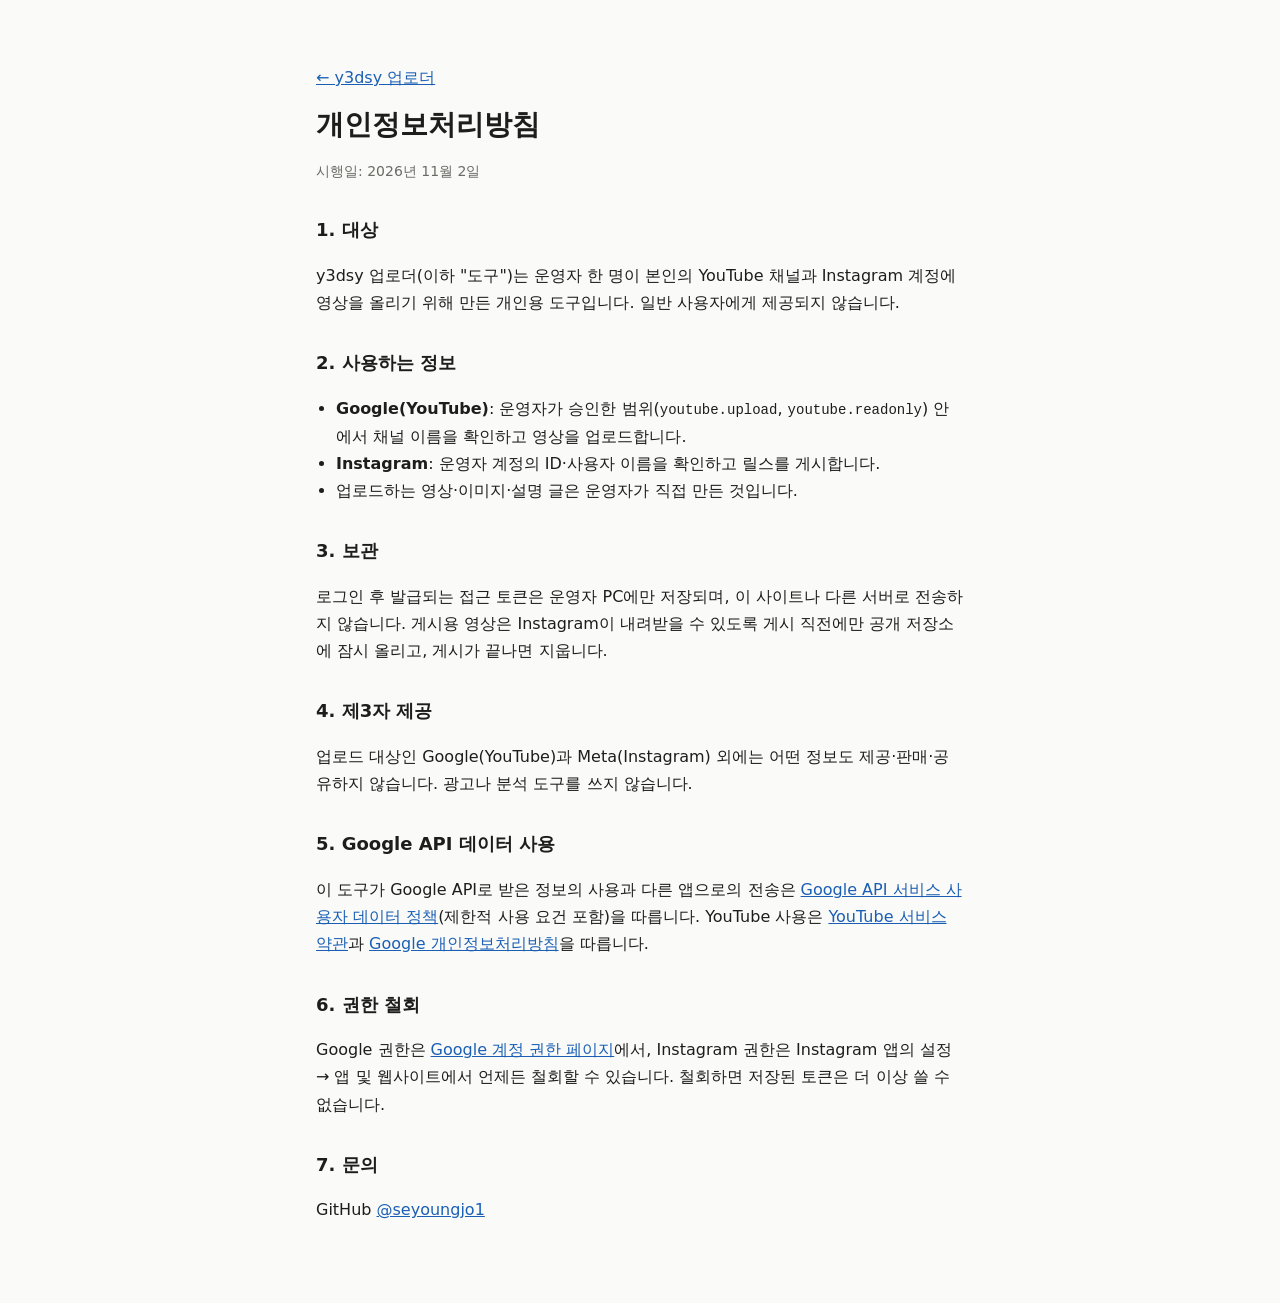
<file: privacy.html>
<!doctype html>
<html lang="ko">
<head>
<meta charset="utf-8">
<meta name="viewport" content="width=device-width, initial-scale=1">
<title>개인정보처리방침 · y3dsy 업로더</title>
<link rel="stylesheet" href="style.css">
</head>
<body>
<main>
  <p><a href="index.html">← y3dsy 업로더</a></p>
  <h1>개인정보처리방침</h1>
  <p class="date">시행일: 2026년 11월 2일</p>

  <h2>1. 대상</h2>
  <p>y3dsy 업로더(이하 "도구")는 운영자 한 명이 본인의 YouTube 채널과 Instagram 계정에 영상을 올리기 위해 만든 개인용 도구입니다. 일반 사용자에게 제공되지 않습니다.</p>

  <h2>2. 사용하는 정보</h2>
  <ul>
    <li><strong>Google(YouTube)</strong>: 운영자가 승인한 범위(<code>youtube.upload</code>, <code>youtube.readonly</code>) 안에서 채널 이름을 확인하고 영상을 업로드합니다.</li>
    <li><strong>Instagram</strong>: 운영자 계정의 ID·사용자 이름을 확인하고 릴스를 게시합니다.</li>
    <li>업로드하는 영상·이미지·설명 글은 운영자가 직접 만든 것입니다.</li>
  </ul>

  <h2>3. 보관</h2>
  <p>로그인 후 발급되는 접근 토큰은 운영자 PC에만 저장되며, 이 사이트나 다른 서버로 전송하지 않습니다. 게시용 영상은 Instagram이 내려받을 수 있도록 게시 직전에만 공개 저장소에 잠시 올리고, 게시가 끝나면 지웁니다.</p>

  <h2>4. 제3자 제공</h2>
  <p>업로드 대상인 Google(YouTube)과 Meta(Instagram) 외에는 어떤 정보도 제공·판매·공유하지 않습니다. 광고나 분석 도구를 쓰지 않습니다.</p>

  <h2>5. Google API 데이터 사용</h2>
  <p>이 도구가 Google API로 받은 정보의 사용과 다른 앱으로의 전송은 <a href="https://developers.google.com/terms/api-services-user-data-policy">Google API 서비스 사용자 데이터 정책</a>(제한적 사용 요건 포함)을 따릅니다. YouTube 사용은 <a href="https://www.youtube.com/t/terms">YouTube 서비스 약관</a>과 <a href="https://policies.google.com/privacy">Google 개인정보처리방침</a>을 따릅니다.</p>

  <h2>6. 권한 철회</h2>
  <p>Google 권한은 <a href="https://myaccount.google.com/permissions">Google 계정 권한 페이지</a>에서, Instagram 권한은 Instagram 앱의 설정 → 앱 및 웹사이트에서 언제든 철회할 수 있습니다. 철회하면 저장된 토큰은 더 이상 쓸 수 없습니다.</p>

  <h2>7. 문의</h2>
  <p>GitHub <a href="https://github.com/seyoungjo1">@seyoungjo1</a></p>
</main>
</body>
</html>
</file>
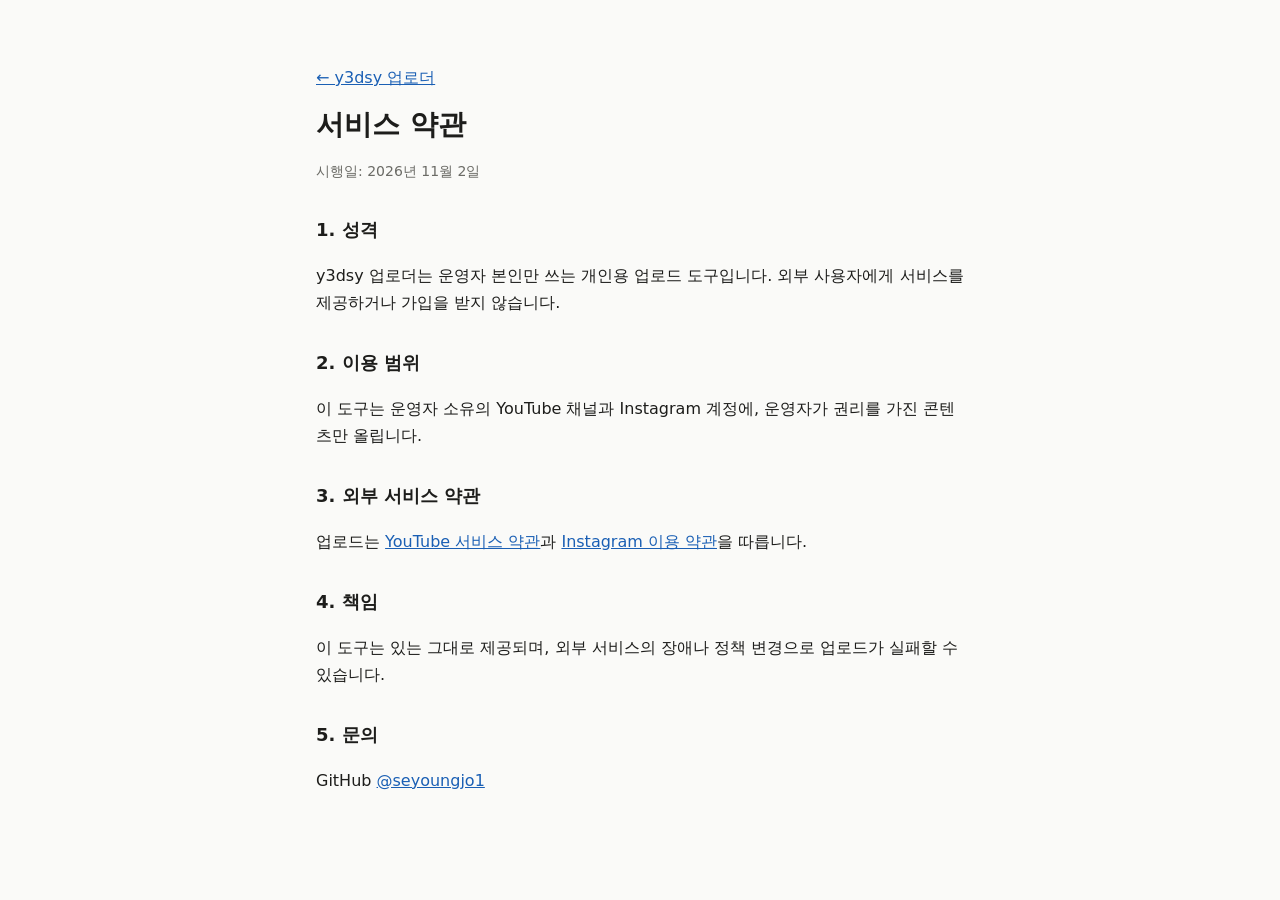
<file: terms.html>
<!doctype html>
<html lang="ko">
<head>
<meta charset="utf-8">
<meta name="viewport" content="width=device-width, initial-scale=1">
<title>서비스 약관 · y3dsy 업로더</title>
<link rel="stylesheet" href="style.css">
</head>
<body>
<main>
  <p><a href="index.html">← y3dsy 업로더</a></p>
  <h1>서비스 약관</h1>
  <p class="date">시행일: 2026년 11월 2일</p>

  <h2>1. 성격</h2>
  <p>y3dsy 업로더는 운영자 본인만 쓰는 개인용 업로드 도구입니다. 외부 사용자에게 서비스를 제공하거나 가입을 받지 않습니다.</p>

  <h2>2. 이용 범위</h2>
  <p>이 도구는 운영자 소유의 YouTube 채널과 Instagram 계정에, 운영자가 권리를 가진 콘텐츠만 올립니다.</p>

  <h2>3. 외부 서비스 약관</h2>
  <p>업로드는 <a href="https://www.youtube.com/t/terms">YouTube 서비스 약관</a>과 <a href="https://help.instagram.com/581066165581870">Instagram 이용 약관</a>을 따릅니다.</p>

  <h2>4. 책임</h2>
  <p>이 도구는 있는 그대로 제공되며, 외부 서비스의 장애나 정책 변경으로 업로드가 실패할 수 있습니다.</p>

  <h2>5. 문의</h2>
  <p>GitHub <a href="https://github.com/seyoungjo1">@seyoungjo1</a></p>
</main>
</body>
</html>
</file>
<file: style.css>
:root { --bg: #fafaf8; --fg: #1d1d1b; --muted: #6b6b66; --line: #e2e2dc; --link: #1a5fb4; }
@media (prefers-color-scheme: dark) {
  :root { --bg: #161615; --fg: #ececea; --muted: #a3a39e; --line: #2e2e2b; --link: #8ab4f8; }
}
* { box-sizing: border-box; }
body { margin: 0; background: var(--bg); color: var(--fg);
  font: 16px/1.7 "Pretendard", "Noto Sans KR", "Malgun Gothic", system-ui, sans-serif; }
main { max-width: 680px; margin: 0 auto; padding: 48px 16px 64px; }
h1 { font-size: 28px; line-height: 1.3; margin: 0 0 16px; }
h2 { font-size: 18px; margin: 32px 0 8px; }
a { color: var(--link); }
nav { display: flex; gap: 20px; margin: 32px 0; }
hr { border: 0; border-top: 1px solid var(--line); margin: 32px 0; }
.date, [lang="en"] { color: var(--muted); font-size: 14px; }
code { font-size: 14px; }
ul { padding-left: 20px; }
</file>
